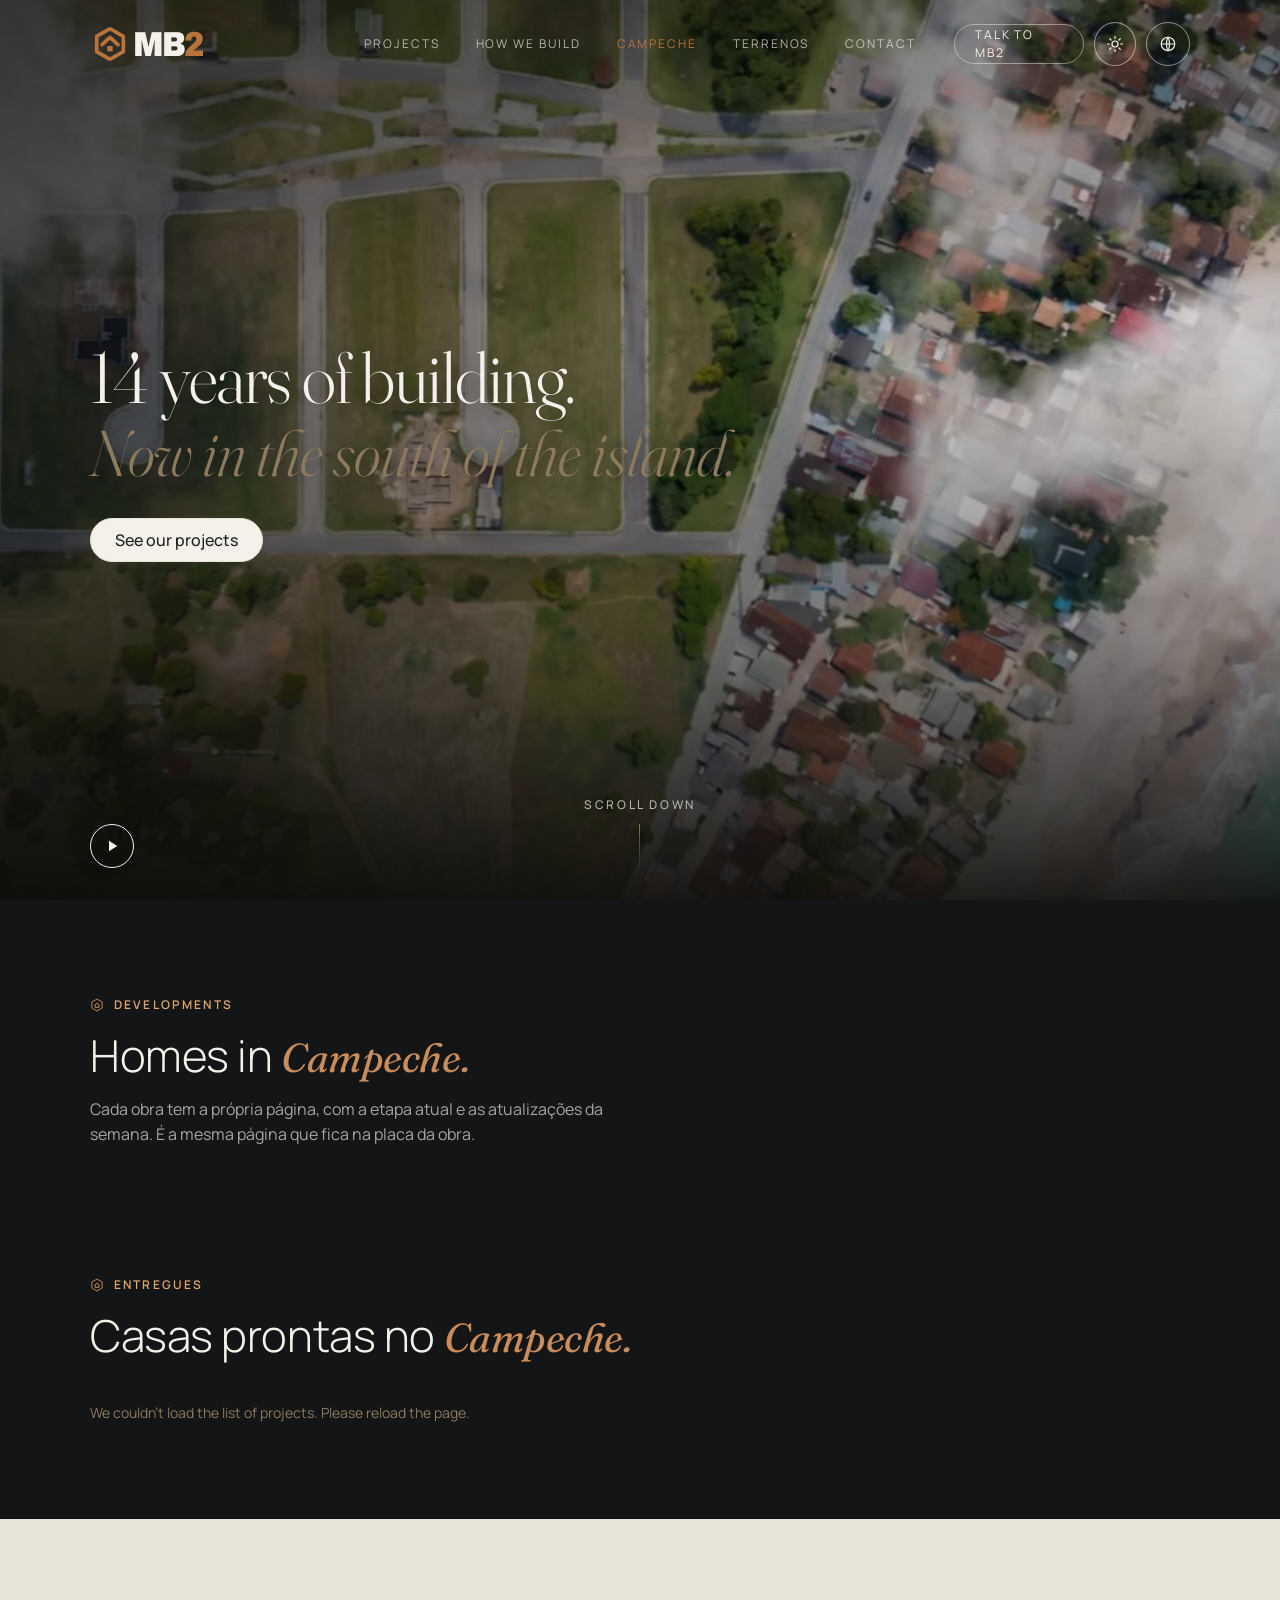
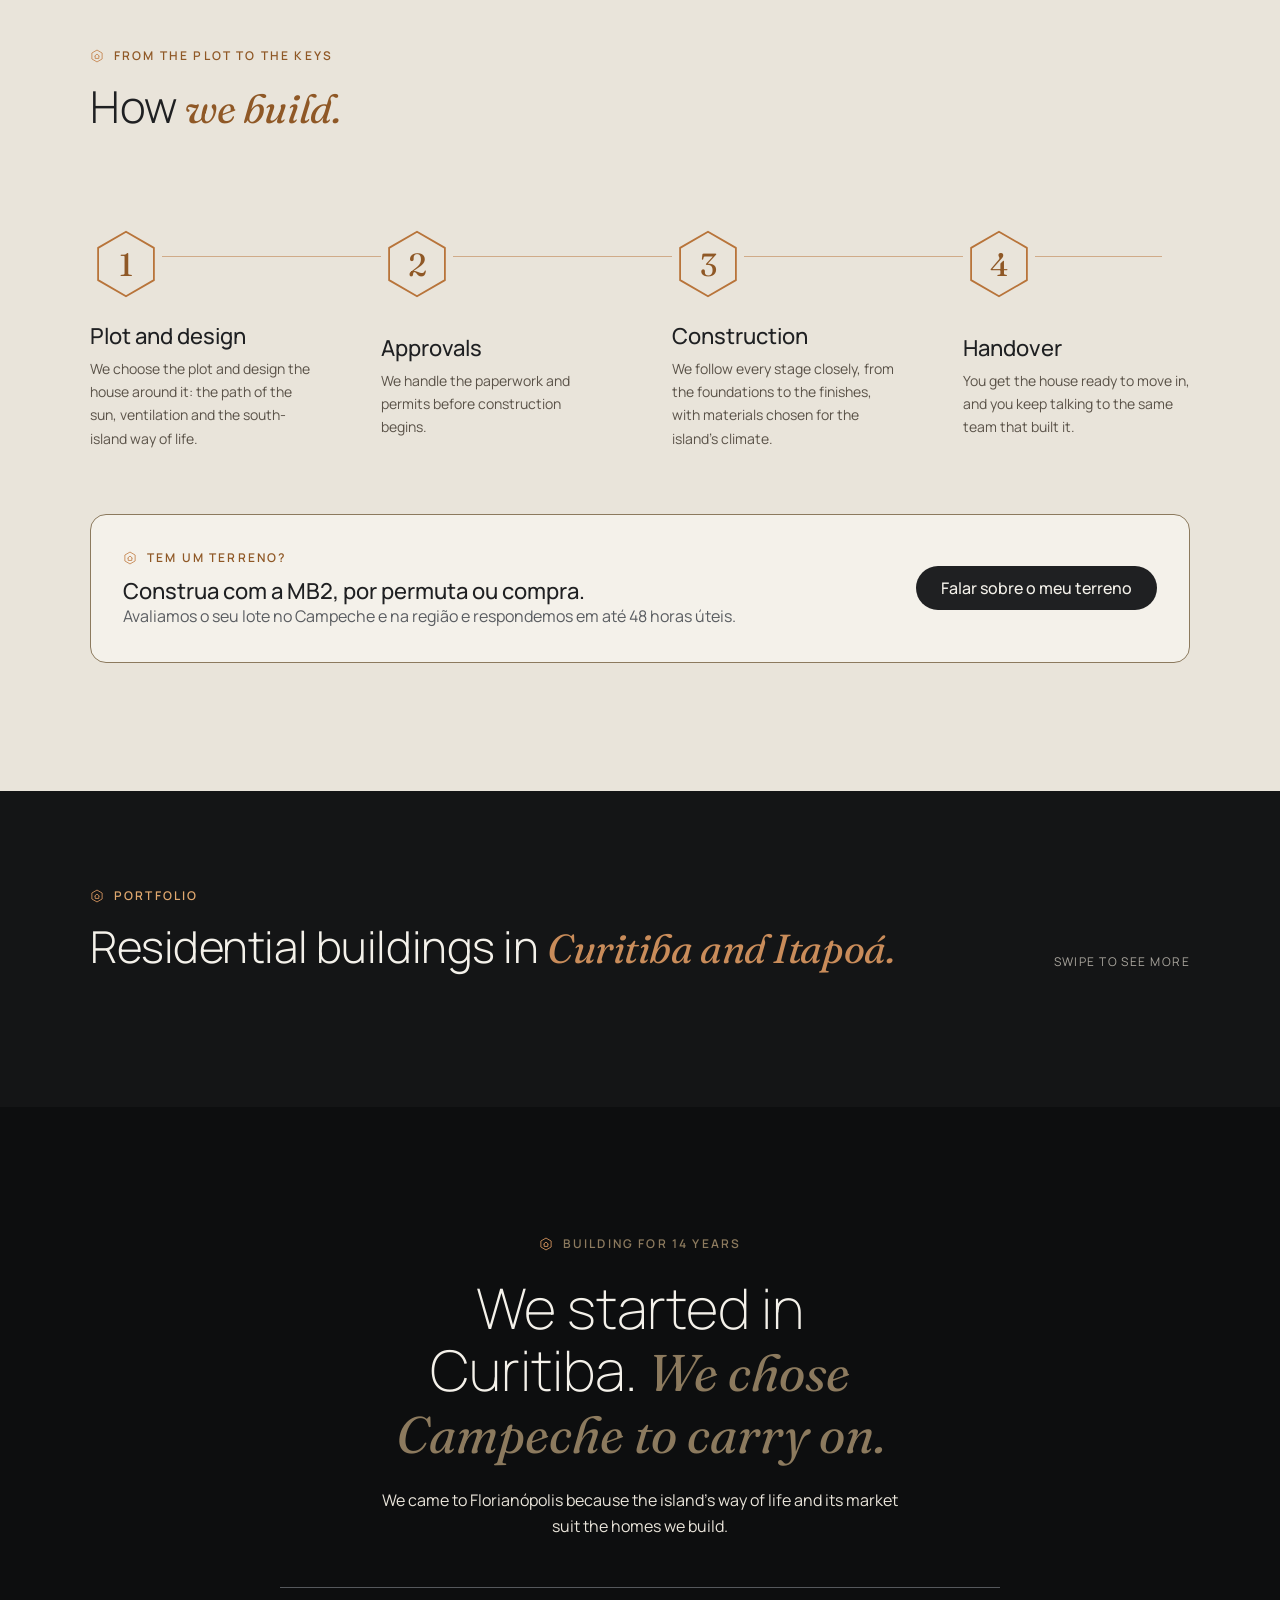
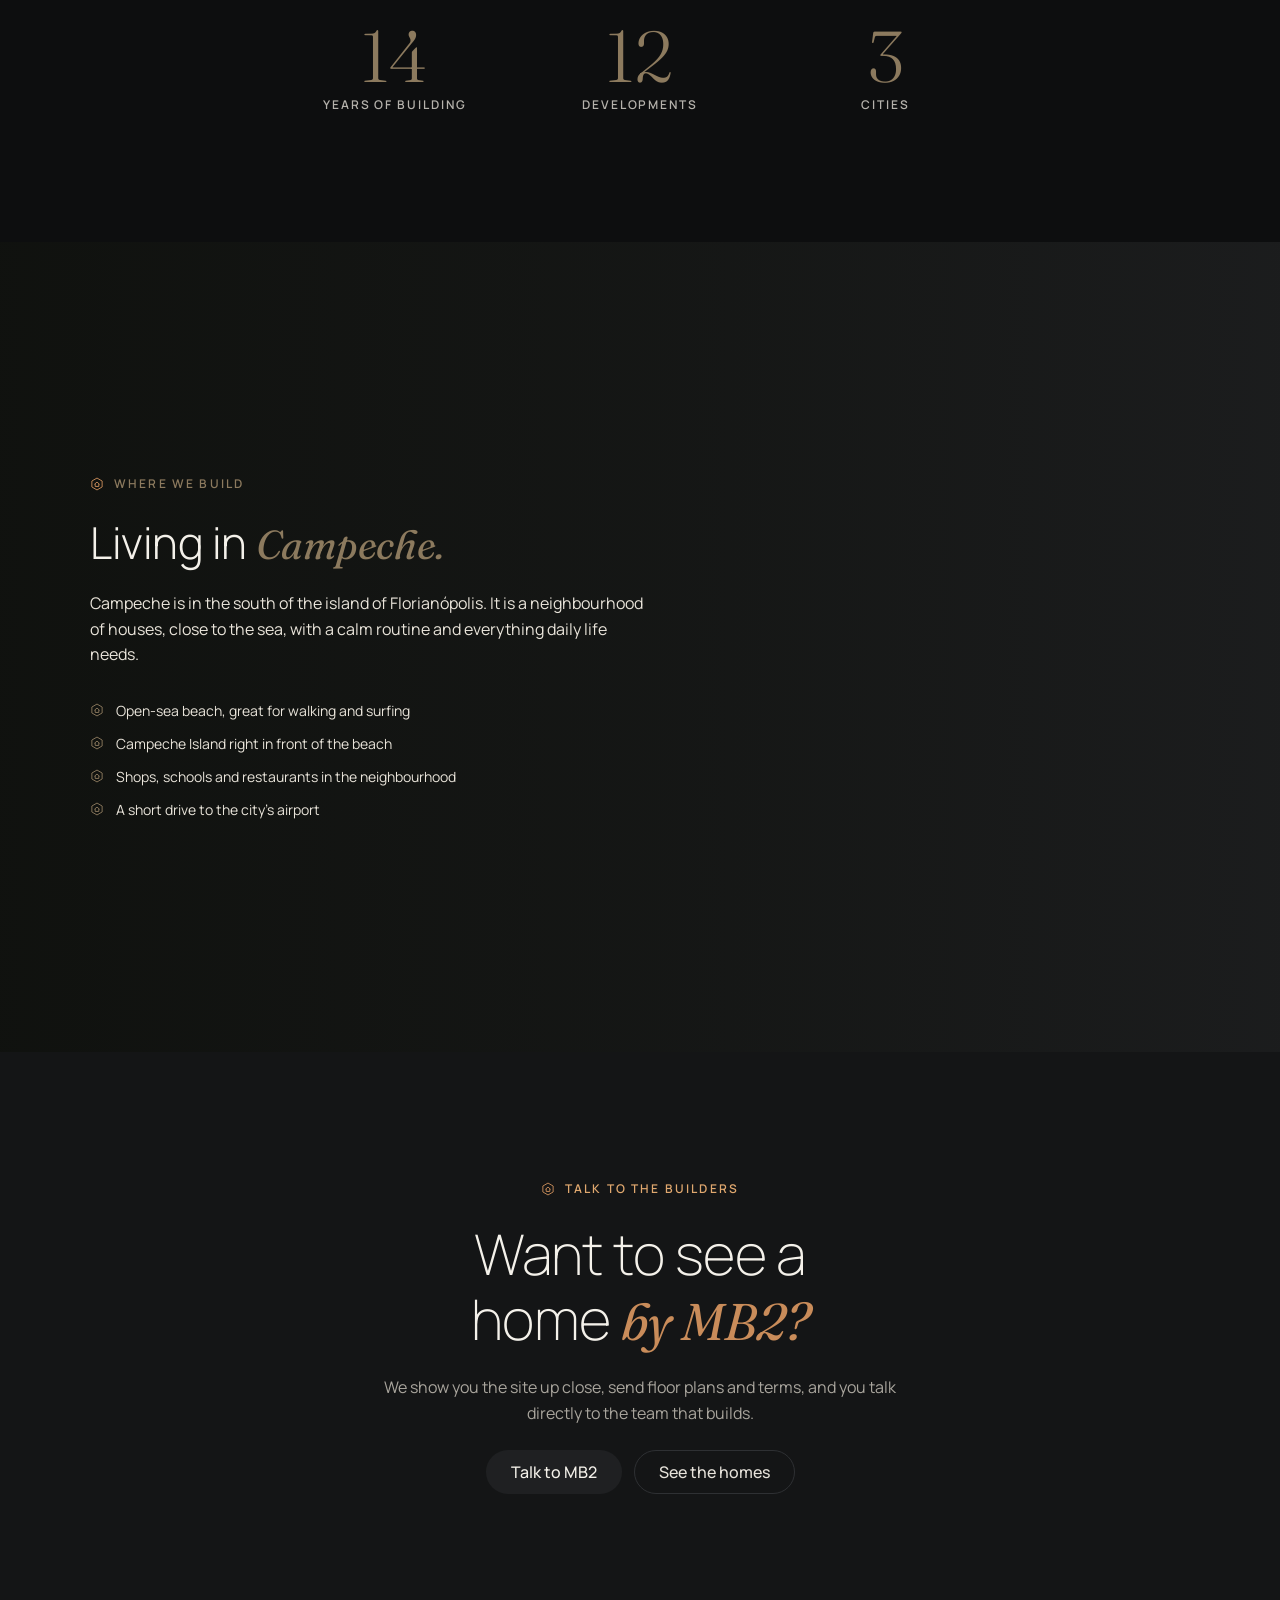
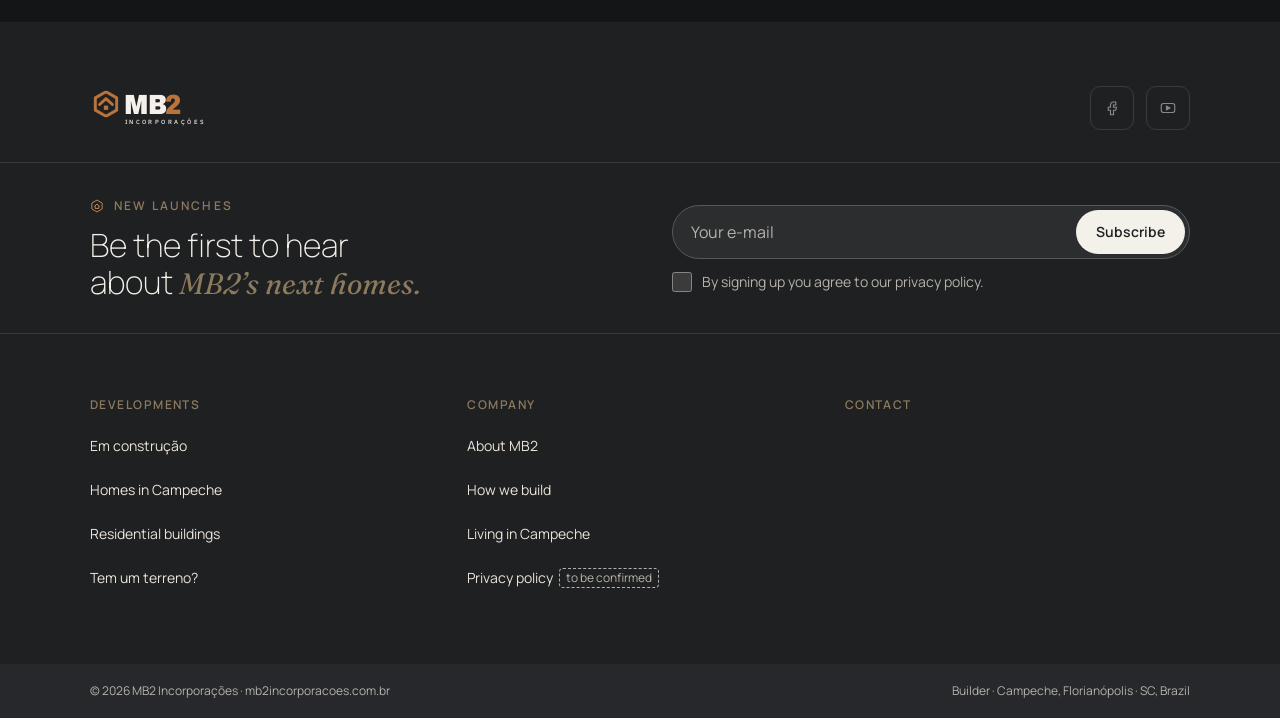
<file: index.html>
<!doctype html>
<html lang="pt-BR">
<head>
<meta charset="utf-8">
<meta name="viewport" content="width=device-width, initial-scale=1, viewport-fit=cover">
<title data-i18n="meta.titulo">MB2 Incorporações</title>
<meta name="description" data-i18n-attr="content:meta.desc" content="MB2 Incorporações: 14 anos construindo. Casas de alto padrão no Campeche, Sul da Ilha, Florianópolis.">
<meta name="claude:viewport-fit-sides" content="cover">
<link rel="preconnect" href="https://fonts.googleapis.com">
<link rel="preconnect" href="https://fonts.gstatic.com" crossorigin>
<link rel="stylesheet" href="https://fonts.googleapis.com/css2?family=Manrope:wght@200;300;400;500;600&family=Fraunces:ital,opsz,wght@0,9..144,300;0,9..144,400;0,9..144,500;1,9..144,300;1,9..144,400&family=Archivo:wdth,wght@87.5,900&family=IBM+Plex+Sans:wght@500&display=swap">
<!-- ?v= muda a cada publicação: o GitHub Pages deixa o navegador guardar CSS e JS por 10 min,
     e sem isso a página nova pode abrir com o estilo antigo -->
<link rel="stylesheet" href="css/estilo.css?v=2026-10-30a">
<script>
  // Aplica a escolha guardada antes de desenhar a página; sem escolha, segue o aparelho
  // Sem escolha guardada, o site abre no tema escuro (o botão do menu continua trocando)
  var t = "escuro";
  try { var g = localStorage.getItem("tema"); if (g === "escuro" || g === "claro") t = g; } catch (e) {}
  document.documentElement.setAttribute("data-theme", t === "escuro" ? "dark" : "light");
</script>
</head>
<body>

<svg width="0" height="0" style="position:absolute" aria-hidden="true">
  <symbol id="simbolo" viewBox="0 0 100 100"><polygon points="50,4 90,27 90,73 50,96 10,73 10,27" fill="none" stroke="currentColor" stroke-width="11" stroke-linejoin="round"/><polyline points="26,52 50,30 74,52" fill="none" stroke="currentColor" stroke-width="11" stroke-linejoin="round" stroke-linecap="round"/><rect x="42" y="56" width="16" height="16" fill="currentColor"/></symbol>
  <symbol id="hx" viewBox="0 0 24 24"><g fill="none" stroke="currentColor" stroke-width="1.6" stroke-linejoin="round"><path d="M12 1.8l8.8 5.1v10.2L12 22.2l-8.8-5.1V6.9z"/><path d="M7.6 12.6L12 8.6l4.4 4M8.9 11.6v4.6h6.2v-4.6"/></g></symbol>
  <symbol id="hx-o" viewBox="0 0 48 48"><path d="M24 2.5l18.6 10.75v21.5L24 45.5 5.4 34.75v-21.5z" fill="none" stroke="currentColor" stroke-width="1.2" stroke-linejoin="round"/></symbol>
  <symbol id="logo-mb2" viewBox="0 0 520 150">
    <use href="#simbolo" x="10" y="10" width="100" height="100" style="color:#B8743A"/>
    <text x="128" y="96" font-family="Archivo, 'Arial Black', sans-serif" font-weight="900" font-size="104" font-stretch="87.5%" fill="#F5F1EA" letter-spacing="-5">MB<tspan fill="#B8743A">2</tspan></text>
    <text x="130" y="134" font-family="'IBM Plex Sans', sans-serif" font-weight="500" font-size="21" fill="#F5F1EA" letter-spacing="9.2">INCORPORAÇÕES</text>
  </symbol>
  <!-- No menu só o símbolo e "MB2": a linha INCORPORAÇÕES ficaria com 6 px, ilegível -->
  <symbol id="logo-mb2-curto" viewBox="0 0 390 120">
    <use href="#simbolo" x="10" y="10" width="100" height="100" style="color:#B8743A"/>
    <text x="128" y="96" font-family="Archivo, 'Arial Black', sans-serif" font-weight="900" font-size="104" font-stretch="87.5%" fill="#F5F1EA" letter-spacing="-5">MB<tspan fill="#B8743A">2</tspan></text>
  </symbol>
</svg>

<header class="topo">
  <div class="wrap">
    <a class="logo" href="#inicio" aria-label="MB2 Incorporações, início" data-i18n-attr="aria-label:nav.logo"><svg viewBox="0 0 390 120" aria-hidden="true"><use href="#logo-mb2-curto"/></svg></a>
    <nav class="nav" aria-label="Principal" data-i18n-attr="aria-label:nav.principal">
      <a href="#obras" data-i18n="nav.obras">Obras</a>
      <a href="#como-construimos" data-i18n="nav.como">Processo</a>
      <a href="#campeche" data-i18n="nav.campeche">Campeche</a>
      <a href="terreno.html" data-i18n="nav.terreno">Terrenos</a>
      <a href="#contato" data-i18n="nav.contato">Contato</a>
    </nav>
    <div class="topo-acoes">
    <a class="fale-topo link-zap" href="#contato" data-i18n="nav.fale">Fale com a MB2</a>
    <button class="redondo tema-btn" id="tema-btn" type="button" aria-pressed="false" aria-label="Ativar tema escuro">
      <svg class="ic-lua" viewBox="0 0 24 24" fill="none" stroke="currentColor" stroke-width="1.6" stroke-linejoin="round"><path d="M20 14.5A8 8 0 0 1 9.5 4a8 8 0 1 0 10.5 10.5z"/></svg>
      <svg class="ic-sol" viewBox="0 0 24 24" fill="none" stroke="currentColor" stroke-width="1.6" stroke-linecap="round"><circle cx="12" cy="12" r="4"/><path d="M12 2v2.5M12 19.5V22M2 12h2.5M19.5 12H22M4.9 4.9l1.8 1.8M17.3 17.3l1.8 1.8M4.9 19.1l1.8-1.8M17.3 6.7l1.8-1.8"/></svg>
    </button>
    <div class="lang notranslate" id="lang">
      <button class="redondo lang-btn" id="langBtn" type="button" aria-haspopup="listbox" aria-expanded="false" aria-label="Escolher idioma" data-i18n-attr="aria-label:nav.idioma">
        <svg viewBox="0 0 24 24" fill="none" stroke="currentColor" stroke-width="1.6" aria-hidden="true"><circle cx="12" cy="12" r="9"/><path d="M3 12h18M12 3c2.5 2.7 2.5 15.3 0 18M12 3c-2.5 2.7-2.5 15.3 0 18"/></svg>
        <span class="sr-only" id="langCur">PT</span>
      </button>
      <ul class="lang-list" id="langList" role="listbox" hidden>
        <li data-lang="pt" role="option">Português</li>
        <li data-lang="en" role="option">English</li>
        <li data-lang="es" role="option">Español</li>
        <li data-lang="fr" role="option">Français</li>
      </ul>
    </div>
    <button class="redondo menu-btn" id="menu-btn" type="button" aria-expanded="false" aria-controls="menu-movel" aria-label="Abrir menu">
      <svg class="ic-abrir" viewBox="0 0 24 24" fill="none" stroke="currentColor" stroke-width="1.6"><path d="M4 7h16M4 12h16M4 17h16"/></svg>
      <svg class="ic-fechar" viewBox="0 0 24 24" fill="none" stroke="currentColor" stroke-width="1.6"><path d="M6 6l12 12M18 6L6 18"/></svg>
    </button>
    </div>
  </div>
</header>
<nav class="menu-movel" id="menu-movel" aria-label="Menu do celular" data-i18n-attr="aria-label:nav.menuMovel" hidden>
  <a href="#obras" data-i18n="nav.obras">Obras</a>
  <a href="#como-construimos" data-i18n="nav.comoLongo">Como construímos</a>
  <a href="#campeche" data-i18n="nav.campecheLongo">Viver no Campeche</a>
  <a href="terreno.html" data-i18n="nav.terrenoLongo">Tem um terreno?</a>
  <a href="#contato" data-i18n="nav.contato">Contato</a>
  <a class="btn btn-verde link-zap" href="#contato" data-i18n="nav.fale">Fale com a MB2</a>
</nav>

<main id="inicio">
  <h1 class="sr-only" data-i18n="h1">MB2 Incorporações · Casas de alto padrão no Sul da Ilha, Florianópolis</h1>

  <section class="hero" aria-label="Apresentação" data-i18n-attr="aria-label:hero.aria">
    <div id="hero-fotos"></div>
    <video class="hero-video" id="hero-video" muted loop playsinline preload="none" aria-hidden="true"></video>
    <div class="wrap hero-conteudo">
      <h2 data-i18n="hero.titulo">Engenharia robusta, acabamento premium. <em>Há 14 anos antecipando o futuro.</em></h2>
      <a class="btn btn-claro" id="hero-cta" href="#obras" data-i18n="hero.cta">Ver nossas obras</a>
    </div>
    <div class="wrap hero-base">
      <div class="hero-controles">
        <button class="redondo so-fotos" id="hero-prev" type="button" aria-label="Foto anterior" data-i18n-attr="aria-label:hero.fotoAnt"><svg viewBox="0 0 24 24" fill="none" stroke="currentColor" stroke-width="1.6"><path d="M15 6l-6 6 6 6"/></svg></button>
        <div class="tracos" id="hero-tracos"></div>
        <button class="redondo so-fotos" id="hero-next" type="button" aria-label="Próxima foto" data-i18n-attr="aria-label:hero.fotoProx"><svg viewBox="0 0 24 24" fill="none" stroke="currentColor" stroke-width="1.6"><path d="M9 6l6 6-6 6"/></svg></button>
        <button class="redondo hero-pausa" id="hero-pausa" type="button" aria-label="Pausar vídeo" data-i18n-attr="aria-label:hero.pausar" aria-pressed="false"><svg class="ic-pause" viewBox="0 0 24 24" fill="currentColor"><rect x="7" y="6" width="3" height="12"/><rect x="14" y="6" width="3" height="12"/></svg><svg class="ic-play" viewBox="0 0 24 24" fill="currentColor"><path d="M8 5v14l11-7z"/></svg></button>
      </div>
      <a class="hero-rolar" href="#obras"><span data-i18n="hero.rolar">Role para ver</span><i aria-hidden="true"></i></a>
      <div class="hero-cartao" hidden>
        <span class="chapeu" id="hero-cartao-titulo">Nossas casas</span>
        <small id="hero-legenda"></small>
      </div>
    </div>
  </section>

  <section class="secao wrap" id="obras">
    <header class="cabecalho obras-cabecalho">
      <span class="chapeu"><svg class="hx" aria-hidden="true"><use href="#hx"/></svg><span data-i18n="obras.chapeu">Em construção agora</span></span>
      <h2 class="titulo" data-i18n="obras.titulo">Obras em progresso no <em>Sul da Ilha.</em></h2>
      <p class="obras-texto" data-i18n="obras.texto">Cada obra tem a própria página, com a etapa atual e as atualizações da semana. É a mesma página que fica na placa da obra.</p>
    </header>
    <div class="grade grade-canteiros" id="grade-canteiros"></div>
    <header class="cabecalho entregues-cabecalho" id="entregues">
      <span class="chapeu"><svg class="hx" aria-hidden="true"><use href="#hx"/></svg><span data-i18n="entr.chapeu">Entregues</span></span>
      <h2 class="titulo" data-i18n="entr.titulo">Casas prontas no <em>Campeche.</em></h2>
    </header>
    <div class="grade grade-casas" id="grade"></div>
  </section>

  <section class="secao como" id="como-construimos">
    <div class="wrap">
    <header class="cabecalho">
      <span class="chapeu"><svg class="hx" aria-hidden="true"><use href="#hx"/></svg><span data-i18n="como.chapeu">Do terreno à chave</span></span>
      <h2 class="titulo" data-i18n="como.titulo">Como <em>construímos.</em></h2>
    </header>
    <ol class="etapas">
      <li class="etapa"><span class="numero"><svg aria-hidden="true"><use href="#hx-o"/></svg><b>1</b></span><div class="texto"><h3 data-i18n="como.1t">Terreno e projeto</h3><p data-i18n="como.1d">Escolhemos o lote e desenhamos a casa a partir dele: posição do sol, ventilação e o jeito de viver do Sul da Ilha.</p></div></li>
      <li class="etapa"><span class="numero"><svg aria-hidden="true"><use href="#hx-o"/></svg><b>2</b></span><div class="texto"><h3 data-i18n="como.2t">Aprovações</h3><p data-i18n="como.2d">Cuidamos da documentação e das licenças antes de abrir a obra.</p></div></li>
      <li class="etapa"><span class="numero"><svg aria-hidden="true"><use href="#hx-o"/></svg><b>3</b></span><div class="texto"><h3 data-i18n="como.3t">Obra</h3><p data-i18n="como.3d">Acompanhamos cada etapa de perto, da fundação ao acabamento, com materiais escolhidos para o clima da Ilha.</p></div></li>
      <li class="etapa"><span class="numero"><svg aria-hidden="true"><use href="#hx-o"/></svg><b>4</b></span><div class="texto"><h3 data-i18n="como.4t">Entrega</h3><p data-i18n="como.4d">Você recebe a casa pronta para morar e continua falando com a mesma equipe que construiu.</p></div></li>
    </ol>
    <aside class="terreno-chamada">
      <div>
        <span class="chapeu"><svg class="hx" aria-hidden="true"><use href="#hx"/></svg><span data-i18n="terr.chapeu">Tem um terreno?</span></span>
        <h3 data-i18n="terr.titulo">Construa com a MB2, por permuta ou compra.</h3>
        <p data-i18n="terr.p">Avaliamos o seu lote no Campeche e na região e respondemos em até 48 horas úteis.</p>
      </div>
      <a class="btn btn-escuro" href="terreno.html" data-i18n="terr.cta">Falar sobre o meu terreno</a>
    </aside>
    </div>
  </section>

  <section class="secao wrap portfolio-secao">
    <header class="cabecalho portfolio-cabecalho" id="portfolio">
      <span class="chapeu"><svg class="hx" aria-hidden="true"><use href="#hx"/></svg><span data-i18n="port.chapeu">Portfólio</span></span>
      <h2 class="titulo" data-i18n="port.titulo">Residenciais em <em>Curitiba e Itapoá.</em></h2>
      <p class="portfolio-dica" aria-hidden="true" data-i18n="port.dica">Arraste para ver</p>
    </header>
    <div class="faixa" id="faixa-residenciais" aria-label="Residenciais entregues" data-i18n-attr="aria-label:port.aria"></div>
  </section>



  <section class="secao historia" id="sobre" aria-label="Sobre a MB2" data-i18n-attr="aria-label:hist.aria">
    <div class="wrap historia-texto">
      <span class="chapeu"><svg class="hx" aria-hidden="true"><use href="#hx"/></svg><span data-i18n="hist.chapeu">Construtora há 14 anos</span></span>
      <h2 data-i18n="hist.titulo">Começamos em Curitiba. <em class="italico">Escolhemos o Campeche para continuar.</em></h2>
      <p data-i18n="hist.p">Viemos para Florianópolis porque o jeito de viver da Ilha e o mercado daqui combinam com as casas que fazemos.</p>
      <dl class="numeros">
        <div><dt>14</dt><dd data-i18n="num.anos">anos construindo</dd></div>
        <div><dt>12</dt><dd data-i18n="num.emp">empreendimentos</dd></div>
        <div><dt>3</dt><dd data-i18n="num.cidades">cidades</dd></div>
      </dl>
    </div>
  </section>

  <section class="campeche" id="campeche">
    <div class="campeche-foto" id="campeche-foto"></div>
    <div class="wrap">
      <div class="campeche-texto">
        <span class="chapeu"><svg class="hx" aria-hidden="true"><use href="#hx"/></svg><span data-i18n="camp.chapeu">Onde construímos</span></span>
        <h2 class="titulo" data-i18n="camp.titulo">Viver no <em>Campeche.</em></h2>
        <p data-i18n="camp.p">O Campeche fica no Sul da Ilha, em Florianópolis. É um bairro de casas, perto do mar, com rotina tranquila e tudo o que o dia a dia pede.</p>
        <ul class="lista-bairro">
          <li><svg class="hx" aria-hidden="true"><use href="#hx"/></svg><span data-i18n="camp.l1">Praia de mar aberto, boa para caminhar e surfar</span></li>
          <li><svg class="hx" aria-hidden="true"><use href="#hx"/></svg><span data-i18n="camp.l2">A Ilha do Campeche bem em frente à praia</span></li>
          <li><svg class="hx" aria-hidden="true"><use href="#hx"/></svg><span data-i18n="camp.l3">Comércio, escolas e restaurantes no próprio bairro</span></li>
          <li><svg class="hx" aria-hidden="true"><use href="#hx"/></svg><span data-i18n="camp.l4">Caminho curto até o aeroporto da cidade</span></li>
        </ul>
      </div>
    </div>
  </section>

  <!-- Seção oculta (pedido de Gabriel, 27/10/2026). O contato fica na chamada final logo abaixo, que é o destino de #contato. -->
  <section class="secao contato" id="contato-secao" hidden>
    <div class="wrap">
      <span class="chapeu"><svg class="hx" aria-hidden="true"><use href="#hx"/></svg><span data-i18n="cont.chapeu">Fale com quem constrói</span></span>
      <h2 data-i18n="cont.titulo">Quer conhecer uma casa da MB2? <em class="italico">A gente mostra a obra de perto.</em></h2>
      <ul class="canais">
        <li><span class="icone"><svg viewBox="0 0 24 24" fill="none" stroke-width="1.4"><path d="M4 5h16v11H8l-4 4z"/></svg></span><div><h3 data-i18n="cont.1t">Conversa direta</h3><p data-i18n="cont.1d">Sem intermediário. Quem responde suas dúvidas sobre projeto, obra e condições é a equipe da MB2.</p></div></li>
        <li><span class="icone"><svg viewBox="0 0 24 24" fill="none" stroke-width="1.4"><path d="M4 4h10l6 6v10H4z"/><path d="M14 4v6h6"/></svg></span><div><h3 data-i18n="cont.2t">Plantas e condições</h3><p data-i18n="cont.2d">Mandamos plantas, imagens e as condições da casa que chamou sua atenção.</p></div></li>
        <li><span class="icone"><svg viewBox="0 0 24 24" fill="none" stroke-width="1.4"><rect x="4" y="5" width="16" height="15" rx="1"/><path d="M4 10h16M9 3v4M15 3v4"/></svg></span><div><h3 data-i18n="cont.3t">Visita à obra</h3><p data-i18n="cont.3d">Marque um horário para ver a obra ou a casa pronta no Campeche.</p></div></li>
      </ul>
      <p class="contato-dados" id="dados-contato"></p>
      <div class="contato-botoes">
        <a class="btn btn-verde link-zap" href="#contato" data-i18n="cont.chamar">Chamar a MB2</a>
        <a class="btn btn-claro" href="#contato" data-i18n="cont.agendar">Agendar visita</a>
      </div>
    </div>
  </section>

  <section class="secao chamada" id="contato" aria-label="Fale com a MB2" data-i18n-attr="aria-label:nav.fale">
    <div class="wrap">
      <span class="chapeu"><svg class="hx" aria-hidden="true"><use href="#hx"/></svg><span data-i18n="cont.chapeu">Fale com quem constrói</span></span>
      <h2 class="titulo" data-i18n="cham.titulo">Quer conhecer uma casa <em>da MB2?</em></h2>
      <p data-i18n="cham.p">A gente mostra a obra de perto, manda plantas e condições, e quem responde é a equipe que constrói.</p>
      <div class="chamada-botoes">
        <a class="btn btn-escuro link-zap" href="#contato" data-i18n="nav.fale">Fale com a MB2</a>
        <a class="btn btn-contorno" href="#obras" data-i18n="cham.casas">Ver as casas</a>
      </div>
      <p class="chamada-dados" id="chamada-dados"></p>
    </div>
  </section>
</main>

<a class="zap-fixo link-zap" id="zap-fixo" href="#contato"><svg viewBox="0 0 24 24" fill="none" stroke="currentColor" stroke-width="1.6"><path d="M4 5h16v11H8l-4 4z"/></svg><span id="zap-texto" data-i18n="zap.texto">Falar com a MB2</span></a>

<footer class="rodape" id="rodape">
  <div class="wrap rodape-topo">
    <a class="logo" href="#inicio" aria-label="MB2 Incorporações" data-i18n-attr="aria-label:rod.logo"><svg viewBox="0 0 520 150" aria-hidden="true"><use href="#logo-mb2"/></svg></a>
    <div class="sociais" aria-label="Redes sociais" data-i18n-attr="aria-label:rod.sociais">
      <a id="instagram" href="#" aria-label="Instagram da MB2" data-i18n-attr="aria-label:rod.instagram" target="_blank" rel="noopener" hidden><svg viewBox="0 0 24 24" fill="none" stroke="currentColor" stroke-width="1.5"><rect x="4" y="4" width="16" height="16" rx="5"/><circle cx="12" cy="12" r="3.5"/><circle cx="17" cy="7" r=".6" fill="currentColor"/></svg></a>
      <span title="Facebook: a confirmar" data-i18n-attr="title:rod.facebook"><svg viewBox="0 0 24 24" fill="none" stroke="currentColor" stroke-width="1.5"><path d="M14 8h3V4h-3a4 4 0 0 0-4 4v3H7v4h3v6h4v-6h3l1-4h-4V8z"/></svg></span>
      <span title="YouTube: a confirmar" data-i18n-attr="title:rod.youtube"><svg viewBox="0 0 24 24" fill="none" stroke="currentColor" stroke-width="1.5"><rect x="3" y="6" width="18" height="12" rx="3"/><path d="M10 9.5v5l4.5-2.5z" fill="currentColor"/></svg></span>
    </div>
  </div>
    <div class="lancamentos" aria-label="Lançamentos" data-i18n-attr="aria-label:lanc.aria">
      <div class="wrap">
        <div>
          <span class="chapeu"><svg class="hx" aria-hidden="true"><use href="#hx"/></svg><span data-i18n="lanc.chapeu">Lançamentos</span></span>
          <h2 data-i18n="lanc.titulo">Saiba antes das <em class="italico">próximas casas da MB2.</em></h2>
        </div>
        <form id="form-lancamentos" novalidate>
          <label class="sr-only" for="email" data-i18n="lanc.email">Seu e-mail</label>
          <div class="campo">
            <input id="email" type="email" placeholder="Seu e-mail" data-i18n-attr="placeholder:lanc.email" autocomplete="email">
            <button type="submit" data-i18n="lanc.inscrever">Inscrever</button>
          </div>
          <label class="consentimento"><input id="consentimento" type="checkbox"> <span data-i18n="lanc.consent">Ao se cadastrar você concorda com a nossa política de privacidade.</span></label>
          <p class="aviso" id="aviso-lancamentos" hidden></p>
        </form>
      </div>
    </div>
  <div class="wrap rodape-colunas">
    <div>
      <h4 data-i18n="rod.emp">Empreendimentos</h4>
      <ul>
        <li><a href="#obras" data-i18n="rod.construcao">Em construção</a></li>
        <li><a href="#entregues" data-i18n="rod.casas">Casas no Campeche</a></li>
        <li><a href="#portfolio" data-i18n="rod.resid">Residenciais</a></li>
        <li><a href="terreno.html" data-i18n="nav.terrenoLongo">Tem um terreno?</a></li>
              </ul>
    </div>
    <div>
      <h4 data-i18n="rod.inst">Institucional</h4>
      <ul>
        <li><a href="#sobre" data-i18n="rod.sobre">Sobre a MB2</a></li>
        <li><a href="#como-construimos" data-i18n="rod.como">Como construímos</a></li>
        <li><a href="#campeche" data-i18n="rod.campeche">Viver no Campeche</a></li>
        <li><span data-i18n="rod.privacidade">Política de privacidade</span> <span class="pendente" data-i18n="pendente">a confirmar</span></li>
      </ul>
    </div>
    <div>
      <h4 data-i18n="rod.contato">Contato</h4>
      <ul id="rodape-contato"></ul>
    </div>
  </div>
  <div class="rodape-base">
    <div class="wrap">
      <span>© 2026 MB2 Incorporações · mb2incorporacoes.com.br</span>
      <span data-i18n="rod.base">Construtora · Campeche, Florianópolis · SC</span>
    </div>
  </div>
</footer>

<!-- Tradução: sem defer e antes do site.js (ver js/i18n.js) -->
<script src="js/i18n.js?v=2026-10-30a"></script>
<script src="js/base.js?v=2026-10-30a"></script>
<script src="js/site.js?v=2026-10-30a"></script>
</body>
</html>
</file>
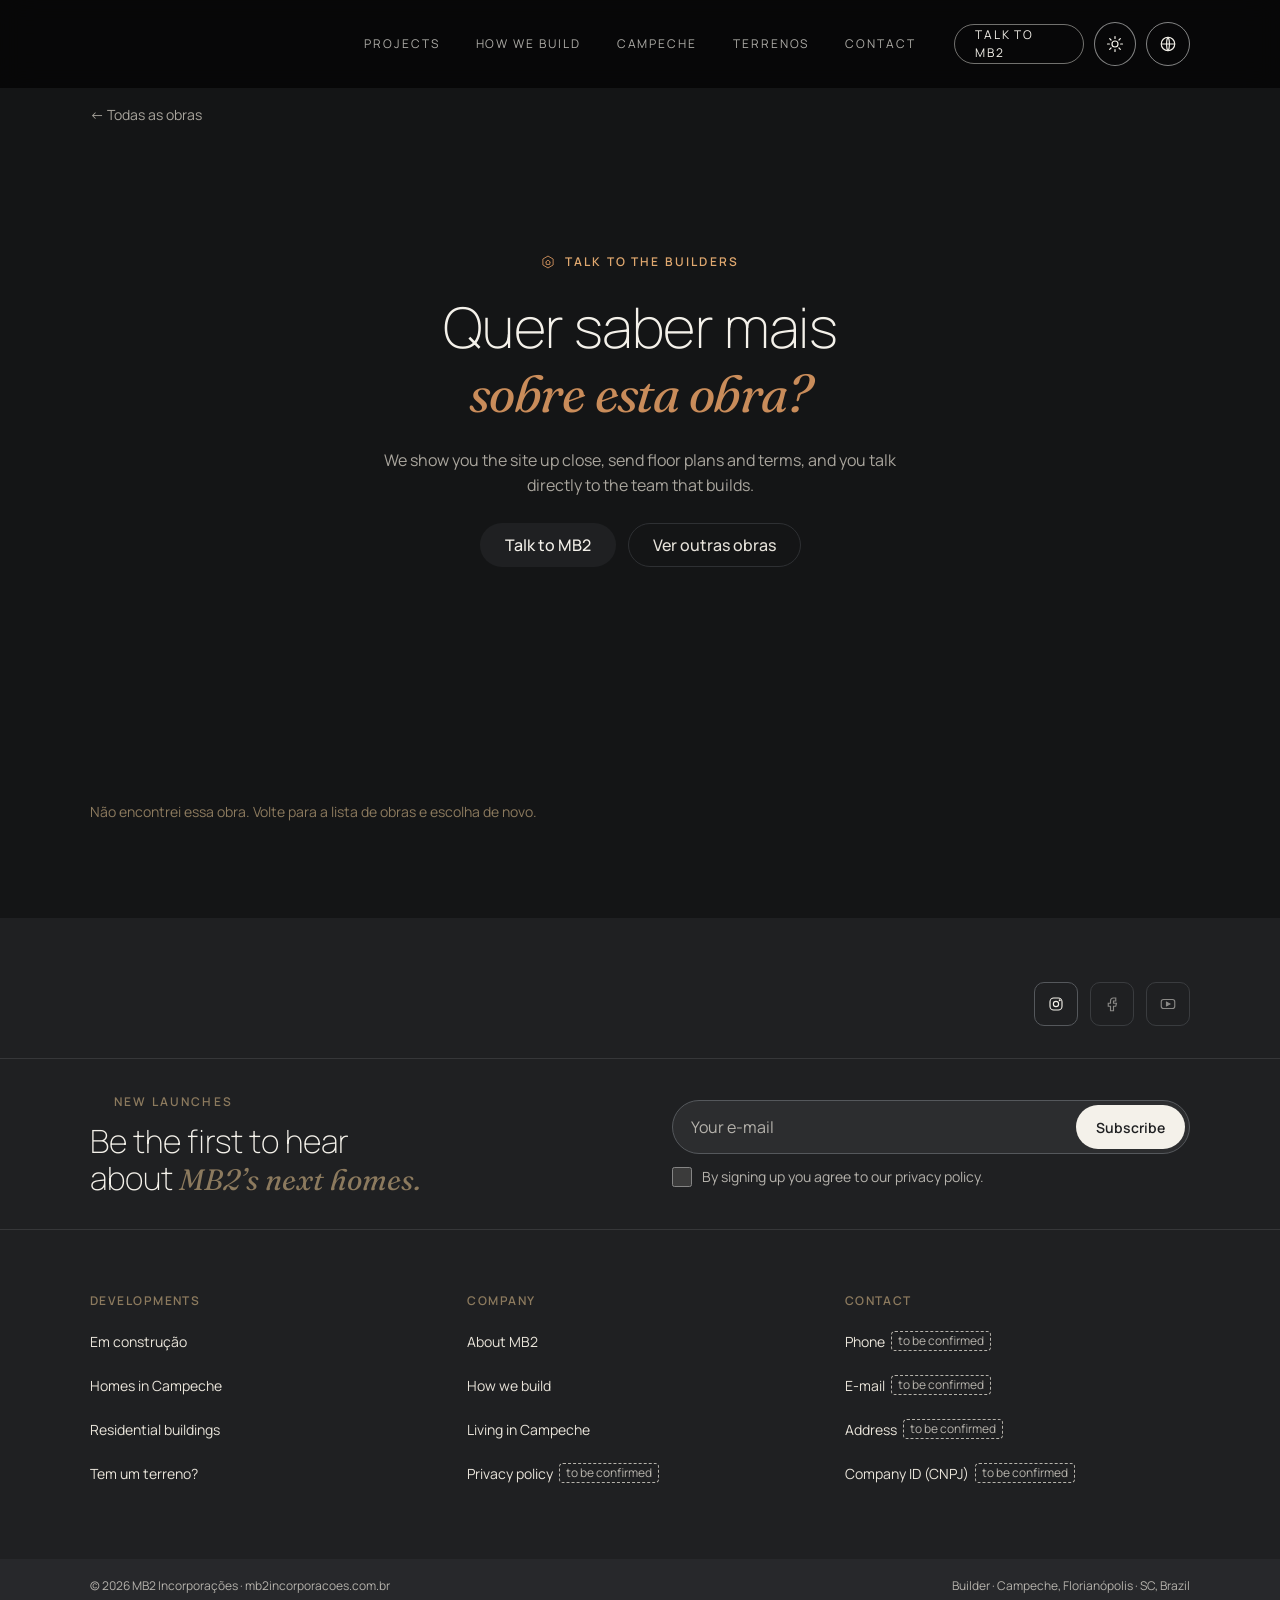
<file: obra.html>
<!doctype html>
<html lang="pt-BR">
<head>
<meta charset="utf-8">
<meta name="viewport" content="width=device-width, initial-scale=1, viewport-fit=cover">
<title data-i18n="obra.metaTitulo">Obra · MB2 Incorporações</title>
<meta name="description" data-i18n-attr="content:obra.metaDesc" content="Andamento da obra, etapa atual e fotos semanais. MB2 Incorporações, Campeche, Florianópolis.">
<meta name="claude:viewport-fit-sides" content="cover">
<link rel="preconnect" href="https://fonts.googleapis.com">
<link rel="preconnect" href="https://fonts.gstatic.com" crossorigin>
<link rel="stylesheet" href="https://fonts.googleapis.com/css2?family=Manrope:wght@200;300;400;500;600&family=Fraunces:ital,opsz,wght@0,9..144,300;0,9..144,400;0,9..144,500;1,9..144,300;1,9..144,400&family=Archivo:wdth,wght@87.5,900&family=IBM+Plex+Sans:wght@500&display=swap">
<!-- ?v= muda a cada publicação: o GitHub Pages deixa o navegador guardar CSS e JS por 10 min,
     e sem isso a página nova pode abrir com o estilo antigo -->
<link rel="stylesheet" href="css/estilo.css?v=2026-10-30a">
<script>
  // Aplica a escolha guardada antes de desenhar a página; sem escolha, segue o aparelho
  // Sem escolha guardada, o site abre no tema escuro (o botão do menu continua trocando)
  var t = "escuro";
  try { var g = localStorage.getItem("tema"); if (g === "escuro" || g === "claro") t = g; } catch (e) {}
  document.documentElement.setAttribute("data-theme", t === "escuro" ? "dark" : "light");
</script>
</head>
<body class="pagina-interna">

<svg width="0" height="0" style="position:absolute" aria-hidden="true">
  <symbol id="simbolo" viewBox="0 0 100 100"><polygon points="50,4 90,27 90,73 50,96 10,73 10,27" fill="none" stroke="currentColor" stroke-width="11" stroke-linejoin="round"/><polyline points="26,52 50,30 74,52" fill="none" stroke="currentColor" stroke-width="11" stroke-linejoin="round" stroke-linecap="round"/><rect x="42" y="56" width="16" height="16" fill="currentColor"/></symbol>
  <symbol id="hx" viewBox="0 0 24 24"><g fill="none" stroke="currentColor" stroke-width="1.6" stroke-linejoin="round"><path d="M12 1.8l8.8 5.1v10.2L12 22.2l-8.8-5.1V6.9z"/><path d="M7.6 12.6L12 8.6l4.4 4M8.9 11.6v4.6h6.2v-4.6"/></g></symbol>
  <symbol id="hx-o" viewBox="0 0 48 48"><path d="M24 2.5l18.6 10.75v21.5L24 45.5 5.4 34.75v-21.5z" fill="none" stroke="currentColor" stroke-width="1.2" stroke-linejoin="round"/></symbol>
  <symbol id="logo-mb2" viewBox="0 0 520 150">
    <use href="index.html#simbolo" x="10" y="10" width="100" height="100" style="color:#B8743A"/>
    <text x="128" y="96" font-family="Archivo, 'Arial Black', sans-serif" font-weight="900" font-size="104" font-stretch="87.5%" fill="#F5F1EA" letter-spacing="-5">MB<tspan fill="#B8743A">2</tspan></text>
    <text x="130" y="134" font-family="'IBM Plex Sans', sans-serif" font-weight="500" font-size="21" fill="#F5F1EA" letter-spacing="9.2">INCORPORAÇÕES</text>
  </symbol>
  <!-- No menu só o símbolo e "MB2": a linha INCORPORAÇÕES ficaria com 6 px, ilegível -->
  <symbol id="logo-mb2-curto" viewBox="0 0 390 120">
    <use href="index.html#simbolo" x="10" y="10" width="100" height="100" style="color:#B8743A"/>
    <text x="128" y="96" font-family="Archivo, 'Arial Black', sans-serif" font-weight="900" font-size="104" font-stretch="87.5%" fill="#F5F1EA" letter-spacing="-5">MB<tspan fill="#B8743A">2</tspan></text>
  </symbol>
</svg>

<header class="topo">
  <div class="wrap">
    <a class="logo" href="index.html#inicio" aria-label="MB2 Incorporações, início" data-i18n-attr="aria-label:nav.logo"><svg viewBox="0 0 390 120" aria-hidden="true"><use href="index.html#logo-mb2-curto"/></svg></a>
    <nav class="nav" aria-label="Principal" data-i18n-attr="aria-label:nav.principal">
      <a href="index.html#obras" data-i18n="nav.obras">Obras</a>
      <a href="index.html#como-construimos" data-i18n="nav.como">Processo</a>
      <a href="index.html#campeche" data-i18n="nav.campeche">Campeche</a>
      <a href="terreno.html" data-i18n="nav.terreno">Terrenos</a>
      <a href="index.html#contato" data-i18n="nav.contato">Contato</a>
    </nav>
    <div class="topo-acoes">
    <a class="fale-topo link-zap" href="index.html#contato" data-i18n="nav.fale">Fale com a MB2</a>
    <button class="redondo tema-btn" id="tema-btn" type="button" aria-pressed="false" aria-label="Ativar tema escuro">
      <svg class="ic-lua" viewBox="0 0 24 24" fill="none" stroke="currentColor" stroke-width="1.6" stroke-linejoin="round"><path d="M20 14.5A8 8 0 0 1 9.5 4a8 8 0 1 0 10.5 10.5z"/></svg>
      <svg class="ic-sol" viewBox="0 0 24 24" fill="none" stroke="currentColor" stroke-width="1.6" stroke-linecap="round"><circle cx="12" cy="12" r="4"/><path d="M12 2v2.5M12 19.5V22M2 12h2.5M19.5 12H22M4.9 4.9l1.8 1.8M17.3 17.3l1.8 1.8M4.9 19.1l1.8-1.8M17.3 6.7l1.8-1.8"/></svg>
    </button>
    <div class="lang notranslate" id="lang">
      <button class="redondo lang-btn" id="langBtn" type="button" aria-haspopup="listbox" aria-expanded="false" aria-label="Escolher idioma" data-i18n-attr="aria-label:nav.idioma">
        <svg viewBox="0 0 24 24" fill="none" stroke="currentColor" stroke-width="1.6" aria-hidden="true"><circle cx="12" cy="12" r="9"/><path d="M3 12h18M12 3c2.5 2.7 2.5 15.3 0 18M12 3c-2.5 2.7-2.5 15.3 0 18"/></svg>
        <span class="sr-only" id="langCur">PT</span>
      </button>
      <ul class="lang-list" id="langList" role="listbox" hidden>
        <li data-lang="pt" role="option">Português</li>
        <li data-lang="en" role="option">English</li>
        <li data-lang="es" role="option">Español</li>
        <li data-lang="fr" role="option">Français</li>
      </ul>
    </div>
    <button class="redondo menu-btn" id="menu-btn" type="button" aria-expanded="false" aria-controls="menu-movel" aria-label="Abrir menu">
      <svg class="ic-abrir" viewBox="0 0 24 24" fill="none" stroke="currentColor" stroke-width="1.6"><path d="M4 7h16M4 12h16M4 17h16"/></svg>
      <svg class="ic-fechar" viewBox="0 0 24 24" fill="none" stroke="currentColor" stroke-width="1.6"><path d="M6 6l12 12M18 6L6 18"/></svg>
    </button>
    </div>
  </div>
</header>
<nav class="menu-movel" id="menu-movel" aria-label="Menu do celular" data-i18n-attr="aria-label:nav.menuMovel" hidden>
  <a href="index.html#obras" data-i18n="nav.obras">Obras</a>
  <a href="index.html#como-construimos" data-i18n="nav.comoLongo">Como construímos</a>
  <a href="index.html#campeche" data-i18n="nav.campecheLongo">Viver no Campeche</a>
  <a href="terreno.html" data-i18n="nav.terrenoLongo">Tem um terreno?</a>
  <a href="index.html#contato" data-i18n="nav.contato">Contato</a>
  <a class="btn btn-verde link-zap" href="index.html#contato" data-i18n="nav.fale">Fale com a MB2</a>
</nav>

<main class="pagina-obra" id="inicio">
  <nav class="wrap migalhas" aria-label="Você está em" data-i18n-attr="aria-label:obra.migalhasAria">
    <a href="index.html#obras" data-i18n="obra.voltar">Todas as obras</a>
  </nav>

  <section class="obra-topo wrap" id="obra-topo">
    <div class="obra-foto" id="obra-foto"></div>
    <div class="obra-resumo">
      <span class="chapeu" id="obra-chapeu"></span>
      <h1 class="titulo" id="obra-nome"></h1>
      <p class="obra-local" id="obra-local"></p>
      <div class="etiquetas" id="obra-etiquetas"></div>
      <div class="obra-botoes">
        <a class="btn btn-verde link-zap" id="obra-zap" href="index.html#contato" data-zap-msg="zap.msgObra" data-zap-pt="Olá! Vi a obra {obra} no site da MB2 e quero saber mais."><span data-i18n="obra.cta">Falar sobre esta obra</span></a>
        <a class="btn btn-contorno" href="#atualizacoes" id="obra-ir-atualizacoes" data-i18n="obra.verAtualizacoes">Ver o andamento</a>
      </div>
    </div>
  </section>

  <section class="secao wrap obra-andamento" id="atualizacoes" hidden>
    <header class="cabecalho">
      <span class="chapeu"><svg class="hx" aria-hidden="true"><use href="#hx"/></svg><span data-i18n="obra.andamentoChapeu">Andamento da obra</span></span>
      <h2 class="titulo" data-i18n="obra.andamentoTitulo">Semana a semana, <em>do terreno à chave.</em></h2>
      <p class="obra-andamento-texto" data-i18n="obra.andamentoTexto">Quem comprou acompanha por aqui. Quem está decidindo vê como a MB2 constrói.</p>
    </header>
    <ol class="etapas-barra" id="etapas-barra" aria-label="Etapas da obra" data-i18n-attr="aria-label:obra.etapasAria"></ol>
    <ol class="linha-tempo" id="linha-tempo"></ol>
    <p class="obra-vazio" id="obra-vazio" hidden data-i18n="obra.semAtualizacao">A obra acabou de começar. A primeira atualização entra aqui na próxima semana.</p>
  </section>

  <section class="secao wrap obra-video" id="obra-video" hidden>
    <header class="cabecalho">
      <span class="chapeu"><svg class="hx" aria-hidden="true"><use href="#hx"/></svg><span data-i18n="obra.videoChapeu">Em vídeo</span></span>
    </header>
    <video id="obra-video-player" controls playsinline preload="metadata"></video>
  </section>

  <section class="secao wrap obra-galeria" id="obra-galeria" hidden>
    <header class="cabecalho">
      <span class="chapeu"><svg class="hx" aria-hidden="true"><use href="#hx"/></svg><span data-i18n="obra.galeriaChapeu">Fotos</span></span>
    </header>
    <div class="galeria" id="galeria"></div>
  </section>

  <section class="secao chamada" id="contato" aria-label="Fale com a MB2" data-i18n-attr="aria-label:nav.fale">
    <div class="wrap">
      <span class="chapeu"><svg class="hx" aria-hidden="true"><use href="#hx"/></svg><span data-i18n="cont.chapeu">Fale com quem constrói</span></span>
      <h2 class="titulo" id="obra-chamada-titulo" data-i18n="obra.chamadaTitulo">Quer saber mais <em>sobre esta obra?</em></h2>
      <p data-i18n="cham.p">A gente mostra a obra de perto, manda plantas e condições, e quem responde é a equipe que constrói.</p>
      <div class="chamada-botoes">
        <a class="btn btn-escuro link-zap" href="index.html#contato" data-zap-msg="zap.msgObra" data-zap-pt="Olá! Vi a obra {obra} no site da MB2 e quero saber mais." data-i18n="nav.fale">Fale com a MB2</a>
        <a class="btn btn-contorno" href="index.html#obras" data-i18n="obra.outras">Ver outras obras</a>
      </div>
      <p class="chamada-dados" id="chamada-dados"></p>
    </div>
  </section>

  <p class="wrap aviso obra-nao-encontrada" id="obra-nao-encontrada" hidden data-i18n="obra.naoEncontrada">Não encontrei essa obra. Volte para a lista de obras e escolha de novo.</p>
</main>

<a class="zap-fixo link-zap" id="zap-fixo" href="index.html#contato"><svg viewBox="0 0 24 24" fill="none" stroke="currentColor" stroke-width="1.6"><path d="M4 5h16v11H8l-4 4z"/></svg><span id="zap-texto" data-i18n="zap.texto">Falar com a MB2</span></a>

<footer class="rodape" id="rodape">
  <div class="wrap rodape-topo">
    <a class="logo" href="index.html#inicio" aria-label="MB2 Incorporações" data-i18n-attr="aria-label:rod.logo"><svg viewBox="0 0 520 150" aria-hidden="true"><use href="index.html#logo-mb2"/></svg></a>
    <div class="sociais" aria-label="Redes sociais" data-i18n-attr="aria-label:rod.sociais">
      <a id="instagram" href="index.html#" aria-label="Instagram da MB2" data-i18n-attr="aria-label:rod.instagram" target="_blank" rel="noopener" hidden><svg viewBox="0 0 24 24" fill="none" stroke="currentColor" stroke-width="1.5"><rect x="4" y="4" width="16" height="16" rx="5"/><circle cx="12" cy="12" r="3.5"/><circle cx="17" cy="7" r=".6" fill="currentColor"/></svg></a>
      <span title="Facebook: a confirmar" data-i18n-attr="title:rod.facebook"><svg viewBox="0 0 24 24" fill="none" stroke="currentColor" stroke-width="1.5"><path d="M14 8h3V4h-3a4 4 0 0 0-4 4v3H7v4h3v6h4v-6h3l1-4h-4V8z"/></svg></span>
      <span title="YouTube: a confirmar" data-i18n-attr="title:rod.youtube"><svg viewBox="0 0 24 24" fill="none" stroke="currentColor" stroke-width="1.5"><rect x="3" y="6" width="18" height="12" rx="3"/><path d="M10 9.5v5l4.5-2.5z" fill="currentColor"/></svg></span>
    </div>
  </div>
    <div class="lancamentos" aria-label="Lançamentos" data-i18n-attr="aria-label:lanc.aria">
      <div class="wrap">
        <div>
          <span class="chapeu"><svg class="hx" aria-hidden="true"><use href="index.html#hx"/></svg><span data-i18n="lanc.chapeu">Lançamentos</span></span>
          <h2 data-i18n="lanc.titulo">Saiba antes das <em class="italico">próximas casas da MB2.</em></h2>
        </div>
        <form id="form-lancamentos" novalidate>
          <label class="sr-only" for="email" data-i18n="lanc.email">Seu e-mail</label>
          <div class="campo">
            <input id="email" type="email" placeholder="Seu e-mail" data-i18n-attr="placeholder:lanc.email" autocomplete="email">
            <button type="submit" data-i18n="lanc.inscrever">Inscrever</button>
          </div>
          <label class="consentimento"><input id="consentimento" type="checkbox"> <span data-i18n="lanc.consent">Ao se cadastrar você concorda com a nossa política de privacidade.</span></label>
          <p class="aviso" id="aviso-lancamentos" hidden></p>
        </form>
      </div>
    </div>
  <div class="wrap rodape-colunas">
    <div>
      <h4 data-i18n="rod.emp">Empreendimentos</h4>
      <ul>
        <li><a href="index.html#obras" data-i18n="rod.construcao">Em construção</a></li>
        <li><a href="index.html#entregues" data-i18n="rod.casas">Casas no Campeche</a></li>
        <li><a href="index.html#portfolio" data-i18n="rod.resid">Residenciais</a></li>
        <li><a href="terreno.html" data-i18n="nav.terrenoLongo">Tem um terreno?</a></li>
              </ul>
    </div>
    <div>
      <h4 data-i18n="rod.inst">Institucional</h4>
      <ul>
        <li><a href="index.html#sobre" data-i18n="rod.sobre">Sobre a MB2</a></li>
        <li><a href="index.html#como-construimos" data-i18n="rod.como">Como construímos</a></li>
        <li><a href="index.html#campeche" data-i18n="rod.campeche">Viver no Campeche</a></li>
        <li><span data-i18n="rod.privacidade">Política de privacidade</span> <span class="pendente" data-i18n="pendente">a confirmar</span></li>
      </ul>
    </div>
    <div>
      <h4 data-i18n="rod.contato">Contato</h4>
      <ul id="rodape-contato"></ul>
    </div>
  </div>
  <div class="rodape-base">
    <div class="wrap">
      <span>© 2026 MB2 Incorporações · mb2incorporacoes.com.br</span>
      <span data-i18n="rod.base">Construtora · Campeche, Florianópolis · SC</span>
    </div>
  </div>
</footer>

<!-- Tradução: sem defer e antes do site.js (ver js/i18n.js) -->
<script src="js/i18n.js?v=2026-10-30a"></script>
<script src="js/base.js?v=2026-10-30a"></script>
<script src="js/obra.js?v=2026-10-30a"></script>
</body>
</html>
</file>
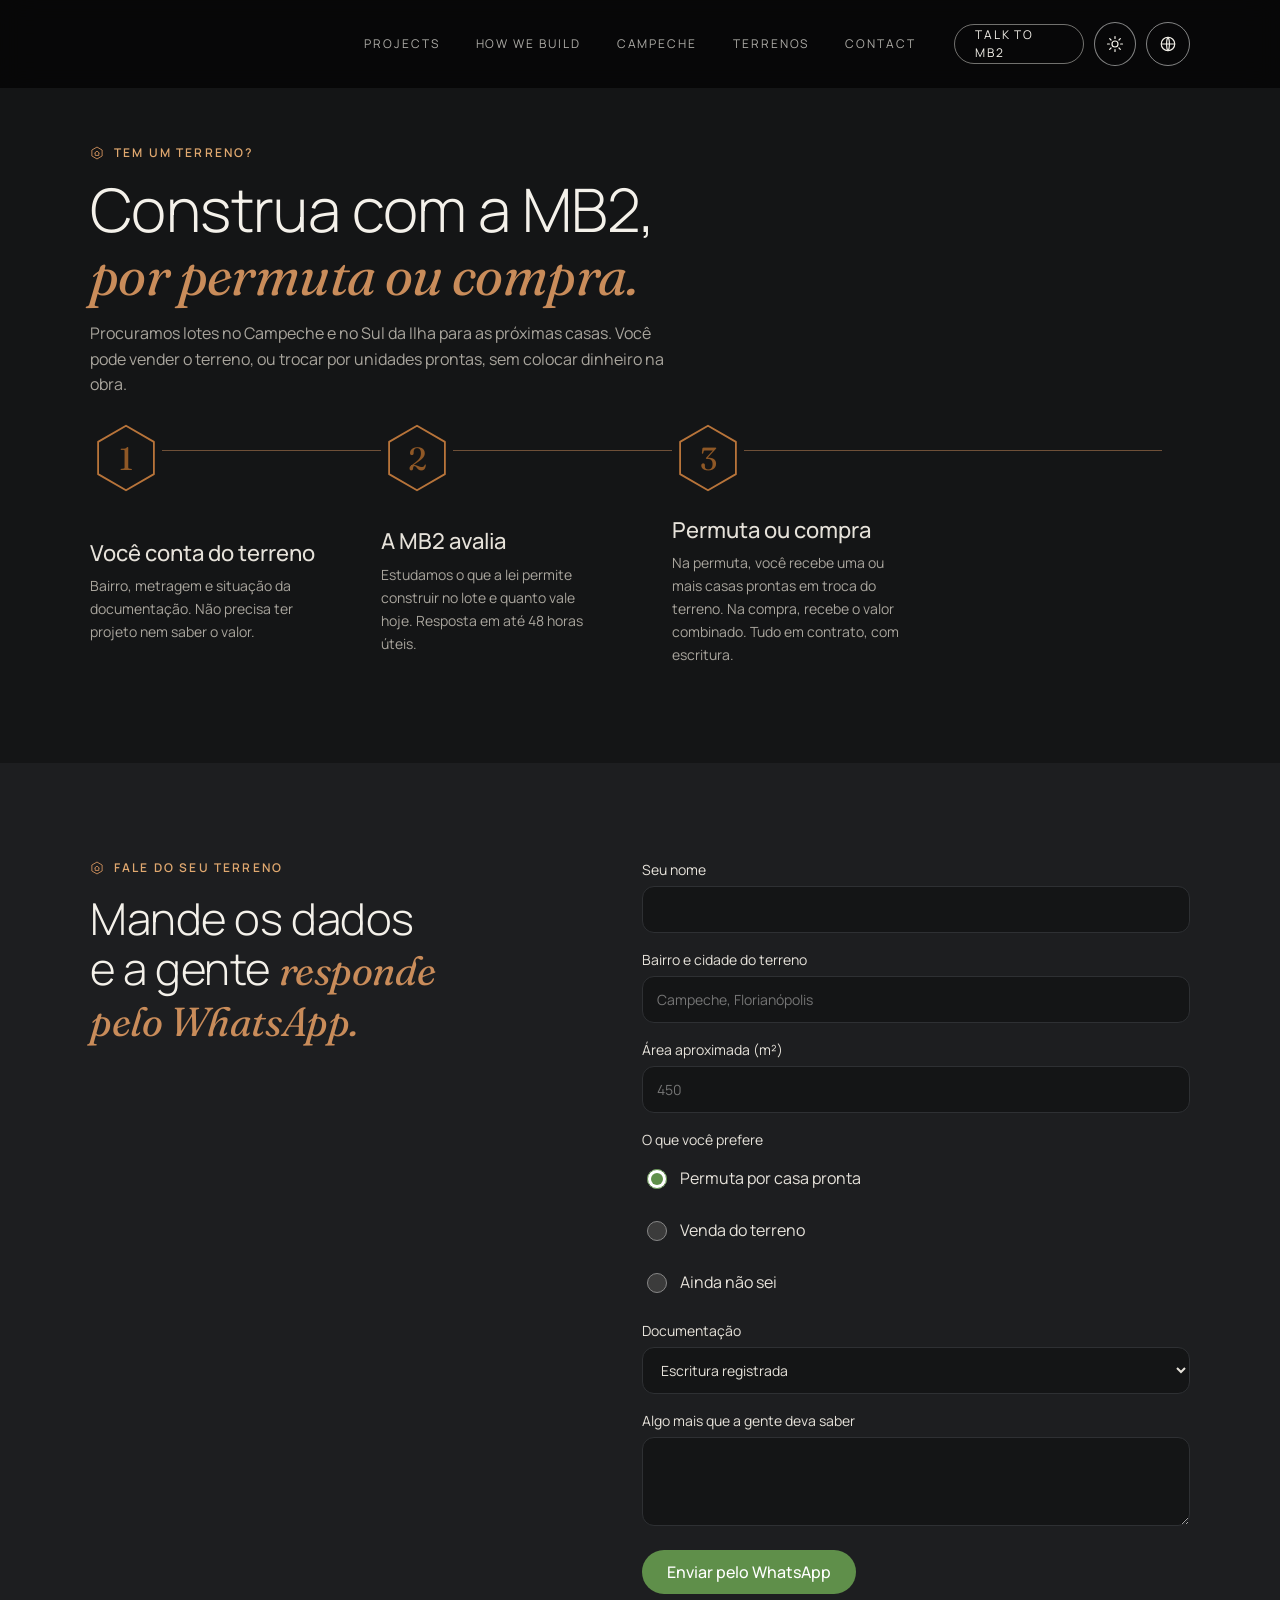
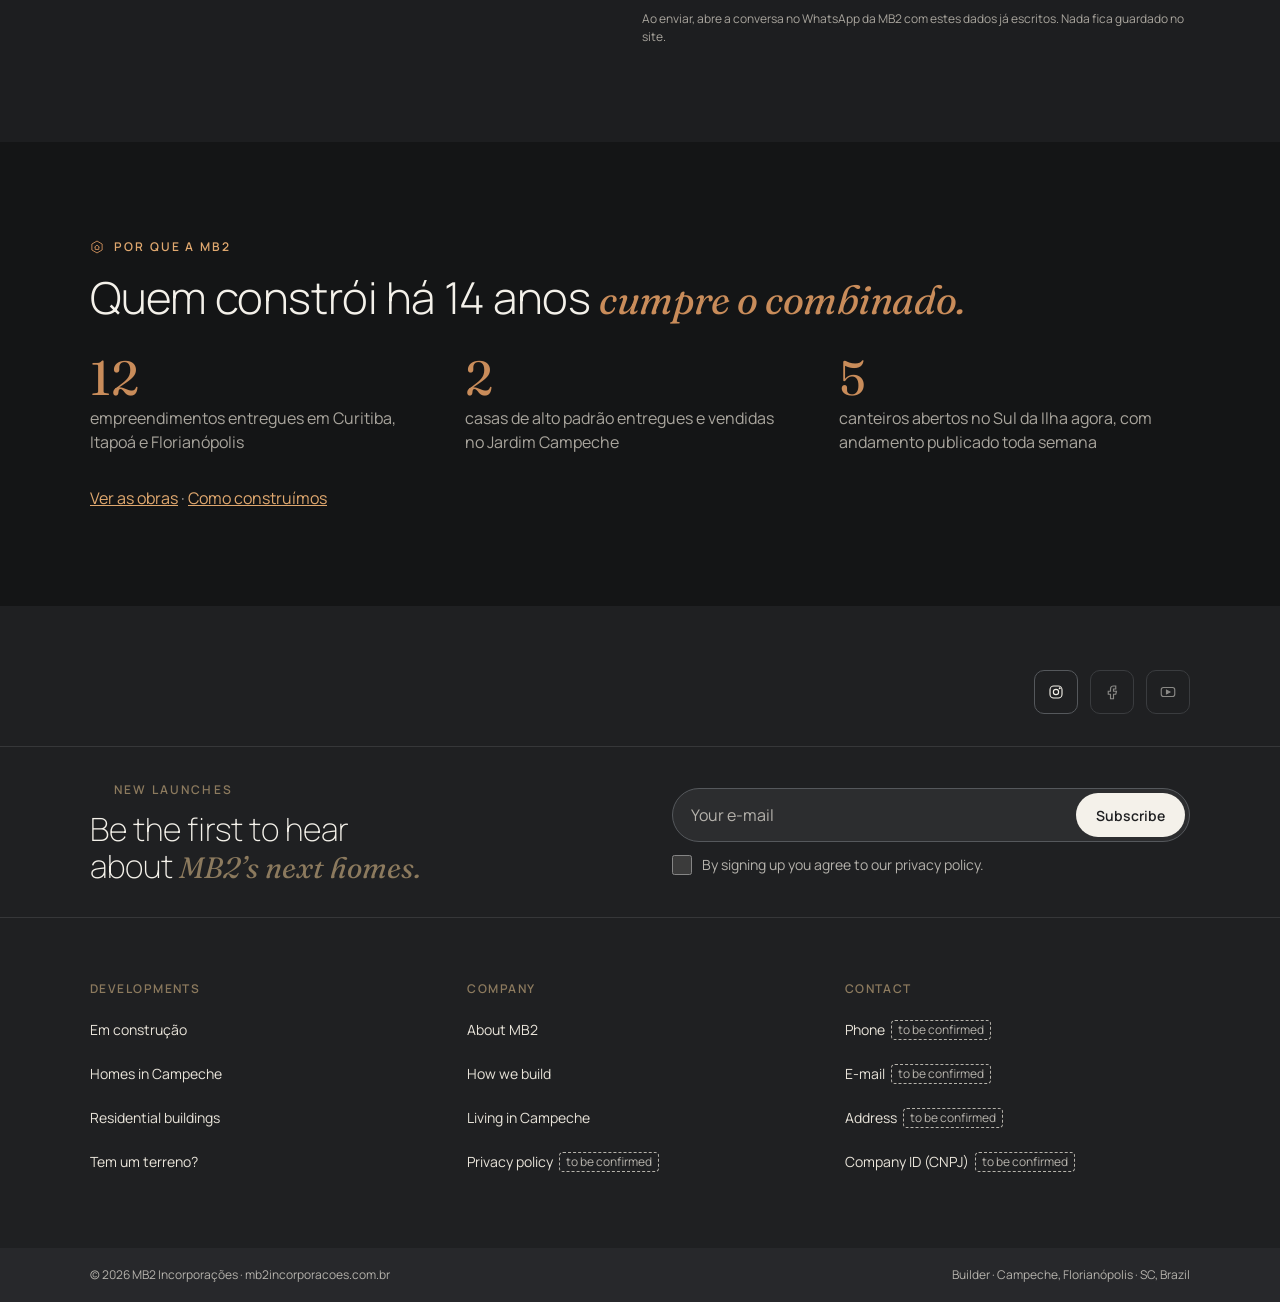
<file: terreno.html>
<!doctype html>
<html lang="pt-BR">
<head>
<meta charset="utf-8">
<meta name="viewport" content="width=device-width, initial-scale=1, viewport-fit=cover">
<title data-i18n="terr.metaTitulo">Tem um terreno? Construa com a MB2</title>
<meta name="description" data-i18n-attr="content:terr.metaDesc" content="Permuta ou compra de terrenos no Campeche e no Sul da Ilha. A MB2 avalia o seu lote e responde em até 48 horas úteis.">
<meta name="claude:viewport-fit-sides" content="cover">
<link rel="preconnect" href="https://fonts.googleapis.com">
<link rel="preconnect" href="https://fonts.gstatic.com" crossorigin>
<link rel="stylesheet" href="https://fonts.googleapis.com/css2?family=Manrope:wght@200;300;400;500;600&family=Fraunces:ital,opsz,wght@0,9..144,300;0,9..144,400;0,9..144,500;1,9..144,300;1,9..144,400&family=Archivo:wdth,wght@87.5,900&family=IBM+Plex+Sans:wght@500&display=swap">
<!-- ?v= muda a cada publicação: o GitHub Pages deixa o navegador guardar CSS e JS por 10 min,
     e sem isso a página nova pode abrir com o estilo antigo -->
<link rel="stylesheet" href="css/estilo.css?v=2026-10-30a">
<script>
  // Aplica a escolha guardada antes de desenhar a página; sem escolha, segue o aparelho
  // Sem escolha guardada, o site abre no tema escuro (o botão do menu continua trocando)
  var t = "escuro";
  try { var g = localStorage.getItem("tema"); if (g === "escuro" || g === "claro") t = g; } catch (e) {}
  document.documentElement.setAttribute("data-theme", t === "escuro" ? "dark" : "light");
</script>
</head>
<body class="pagina-interna">

<svg width="0" height="0" style="position:absolute" aria-hidden="true">
  <symbol id="simbolo" viewBox="0 0 100 100"><polygon points="50,4 90,27 90,73 50,96 10,73 10,27" fill="none" stroke="currentColor" stroke-width="11" stroke-linejoin="round"/><polyline points="26,52 50,30 74,52" fill="none" stroke="currentColor" stroke-width="11" stroke-linejoin="round" stroke-linecap="round"/><rect x="42" y="56" width="16" height="16" fill="currentColor"/></symbol>
  <symbol id="hx" viewBox="0 0 24 24"><g fill="none" stroke="currentColor" stroke-width="1.6" stroke-linejoin="round"><path d="M12 1.8l8.8 5.1v10.2L12 22.2l-8.8-5.1V6.9z"/><path d="M7.6 12.6L12 8.6l4.4 4M8.9 11.6v4.6h6.2v-4.6"/></g></symbol>
  <symbol id="hx-o" viewBox="0 0 48 48"><path d="M24 2.5l18.6 10.75v21.5L24 45.5 5.4 34.75v-21.5z" fill="none" stroke="currentColor" stroke-width="1.2" stroke-linejoin="round"/></symbol>
  <symbol id="logo-mb2" viewBox="0 0 520 150">
    <use href="index.html#simbolo" x="10" y="10" width="100" height="100" style="color:#B8743A"/>
    <text x="128" y="96" font-family="Archivo, 'Arial Black', sans-serif" font-weight="900" font-size="104" font-stretch="87.5%" fill="#F5F1EA" letter-spacing="-5">MB<tspan fill="#B8743A">2</tspan></text>
    <text x="130" y="134" font-family="'IBM Plex Sans', sans-serif" font-weight="500" font-size="21" fill="#F5F1EA" letter-spacing="9.2">INCORPORAÇÕES</text>
  </symbol>
  <!-- No menu só o símbolo e "MB2": a linha INCORPORAÇÕES ficaria com 6 px, ilegível -->
  <symbol id="logo-mb2-curto" viewBox="0 0 390 120">
    <use href="index.html#simbolo" x="10" y="10" width="100" height="100" style="color:#B8743A"/>
    <text x="128" y="96" font-family="Archivo, 'Arial Black', sans-serif" font-weight="900" font-size="104" font-stretch="87.5%" fill="#F5F1EA" letter-spacing="-5">MB<tspan fill="#B8743A">2</tspan></text>
  </symbol>
</svg>

<header class="topo">
  <div class="wrap">
    <a class="logo" href="index.html#inicio" aria-label="MB2 Incorporações, início" data-i18n-attr="aria-label:nav.logo"><svg viewBox="0 0 390 120" aria-hidden="true"><use href="index.html#logo-mb2-curto"/></svg></a>
    <nav class="nav" aria-label="Principal" data-i18n-attr="aria-label:nav.principal">
      <a href="index.html#obras" data-i18n="nav.obras">Obras</a>
      <a href="index.html#como-construimos" data-i18n="nav.como">Processo</a>
      <a href="index.html#campeche" data-i18n="nav.campeche">Campeche</a>
      <a href="terreno.html" data-i18n="nav.terreno">Terrenos</a>
      <a href="index.html#contato" data-i18n="nav.contato">Contato</a>
    </nav>
    <div class="topo-acoes">
    <a class="fale-topo link-zap" href="index.html#contato" data-i18n="nav.fale">Fale com a MB2</a>
    <button class="redondo tema-btn" id="tema-btn" type="button" aria-pressed="false" aria-label="Ativar tema escuro">
      <svg class="ic-lua" viewBox="0 0 24 24" fill="none" stroke="currentColor" stroke-width="1.6" stroke-linejoin="round"><path d="M20 14.5A8 8 0 0 1 9.5 4a8 8 0 1 0 10.5 10.5z"/></svg>
      <svg class="ic-sol" viewBox="0 0 24 24" fill="none" stroke="currentColor" stroke-width="1.6" stroke-linecap="round"><circle cx="12" cy="12" r="4"/><path d="M12 2v2.5M12 19.5V22M2 12h2.5M19.5 12H22M4.9 4.9l1.8 1.8M17.3 17.3l1.8 1.8M4.9 19.1l1.8-1.8M17.3 6.7l1.8-1.8"/></svg>
    </button>
    <div class="lang notranslate" id="lang">
      <button class="redondo lang-btn" id="langBtn" type="button" aria-haspopup="listbox" aria-expanded="false" aria-label="Escolher idioma" data-i18n-attr="aria-label:nav.idioma">
        <svg viewBox="0 0 24 24" fill="none" stroke="currentColor" stroke-width="1.6" aria-hidden="true"><circle cx="12" cy="12" r="9"/><path d="M3 12h18M12 3c2.5 2.7 2.5 15.3 0 18M12 3c-2.5 2.7-2.5 15.3 0 18"/></svg>
        <span class="sr-only" id="langCur">PT</span>
      </button>
      <ul class="lang-list" id="langList" role="listbox" hidden>
        <li data-lang="pt" role="option">Português</li>
        <li data-lang="en" role="option">English</li>
        <li data-lang="es" role="option">Español</li>
        <li data-lang="fr" role="option">Français</li>
      </ul>
    </div>
    <button class="redondo menu-btn" id="menu-btn" type="button" aria-expanded="false" aria-controls="menu-movel" aria-label="Abrir menu">
      <svg class="ic-abrir" viewBox="0 0 24 24" fill="none" stroke="currentColor" stroke-width="1.6"><path d="M4 7h16M4 12h16M4 17h16"/></svg>
      <svg class="ic-fechar" viewBox="0 0 24 24" fill="none" stroke="currentColor" stroke-width="1.6"><path d="M6 6l12 12M18 6L6 18"/></svg>
    </button>
    </div>
  </div>
</header>
<nav class="menu-movel" id="menu-movel" aria-label="Menu do celular" data-i18n-attr="aria-label:nav.menuMovel" hidden>
  <a href="index.html#obras" data-i18n="nav.obras">Obras</a>
  <a href="index.html#como-construimos" data-i18n="nav.comoLongo">Como construímos</a>
  <a href="index.html#campeche" data-i18n="nav.campecheLongo">Viver no Campeche</a>
  <a href="terreno.html" data-i18n="nav.terrenoLongo">Tem um terreno?</a>
  <a href="index.html#contato" data-i18n="nav.contato">Contato</a>
  <a class="btn btn-verde link-zap" href="index.html#contato" data-i18n="nav.fale">Fale com a MB2</a>
</nav>

<main class="pagina-terreno" id="inicio">
  <section class="terreno-topo wrap">
    <span class="chapeu"><svg class="hx" aria-hidden="true"><use href="#hx"/></svg><span data-i18n="terr.chapeu">Tem um terreno?</span></span>
    <h1 class="titulo" data-i18n="terr.h1">Construa com a MB2, <em>por permuta ou compra.</em></h1>
    <p class="terreno-lede" data-i18n="terr.lede">Procuramos lotes no Campeche e no Sul da Ilha para as próximas casas. Você pode vender o terreno, ou trocar por unidades prontas, sem colocar dinheiro na obra.</p>
  </section>

  <section class="secao wrap terreno-opcoes">
    <ol class="etapas">
      <li class="etapa"><span class="numero"><svg aria-hidden="true"><use href="#hx-o"/></svg><b>1</b></span><div class="texto"><h3 data-i18n="terr.1t">Você conta do terreno</h3><p data-i18n="terr.1d">Bairro, metragem e situação da documentação. Não precisa ter projeto nem saber o valor.</p></div></li>
      <li class="etapa"><span class="numero"><svg aria-hidden="true"><use href="#hx-o"/></svg><b>2</b></span><div class="texto"><h3 data-i18n="terr.2t">A MB2 avalia</h3><p data-i18n="terr.2d">Estudamos o que a lei permite construir no lote e quanto vale hoje. Resposta em até 48 horas úteis.</p></div></li>
      <li class="etapa"><span class="numero"><svg aria-hidden="true"><use href="#hx-o"/></svg><b>3</b></span><div class="texto"><h3 data-i18n="terr.3t">Permuta ou compra</h3><p data-i18n="terr.3d">Na permuta, você recebe uma ou mais casas prontas em troca do terreno. Na compra, recebe o valor combinado. Tudo em contrato, com escritura.</p></div></li>
    </ol>
  </section>

  <section class="secao terreno-form-secao" id="formulario">
    <div class="wrap">
      <header class="cabecalho">
        <span class="chapeu"><svg class="hx" aria-hidden="true"><use href="#hx"/></svg><span data-i18n="terr.formChapeu">Fale do seu terreno</span></span>
        <h2 class="titulo" data-i18n="terr.formTitulo">Mande os dados e a gente <em>responde pelo WhatsApp.</em></h2>
      </header>
      <form class="terreno-form" id="form-terreno" novalidate>
        <label><span data-i18n="terr.nome">Seu nome</span><input id="t-nome" type="text" autocomplete="name" required></label>
        <label><span data-i18n="terr.bairro">Bairro e cidade do terreno</span><input id="t-bairro" type="text" placeholder="Campeche, Florianópolis" required></label>
        <label><span data-i18n="terr.area">Área aproximada (m²)</span><input id="t-area" type="number" inputmode="numeric" min="0" placeholder="450"></label>
        <fieldset>
          <legend data-i18n="terr.interesse">O que você prefere</legend>
          <label class="opcao"><input type="radio" name="interesse" value="permuta" checked> <span data-i18n="terr.permuta">Permuta por casa pronta</span></label>
          <label class="opcao"><input type="radio" name="interesse" value="venda"> <span data-i18n="terr.venda">Venda do terreno</span></label>
          <label class="opcao"><input type="radio" name="interesse" value="nao-sei"> <span data-i18n="terr.naoSei">Ainda não sei</span></label>
        </fieldset>
        <label><span data-i18n="terr.doc">Documentação</span>
          <select id="t-doc">
            <option value="escritura" data-i18n="terr.docEscritura">Escritura registrada</option>
            <option value="contrato" data-i18n="terr.docContrato">Contrato de compra e venda</option>
            <option value="inventario" data-i18n="terr.docInventario">Em inventário ou regularização</option>
            <option value="nao-sei" data-i18n="terr.docNaoSei">Não sei dizer</option>
          </select></label>
        <label><span data-i18n="terr.obs">Algo mais que a gente deva saber</span><textarea id="t-obs" rows="3"></textarea></label>
        <p class="aviso" id="aviso-terreno" hidden></p>
        <div class="terreno-botoes">
          <button class="btn btn-verde" type="submit" data-i18n="terr.enviar">Enviar pelo WhatsApp</button>
          <a class="btn btn-contorno" id="t-email" href="#" data-i18n="terr.email">Prefiro por e-mail</a>
        </div>
        <p class="terreno-nota" data-i18n="terr.nota">Ao enviar, abre a conversa no WhatsApp da MB2 com estes dados já escritos. Nada fica guardado no site.</p>
      </form>
    </div>
  </section>

  <section class="secao wrap terreno-porque">
    <header class="cabecalho">
      <span class="chapeu"><svg class="hx" aria-hidden="true"><use href="#hx"/></svg><span data-i18n="terr.porqueChapeu">Por que a MB2</span></span>
      <h2 class="titulo" data-i18n="terr.porqueTitulo">Quem constrói há 14 anos <em>cumpre o combinado.</em></h2>
    </header>
    <ul class="terreno-provas">
      <li><b>12</b><span data-i18n="terr.p1">empreendimentos entregues em Curitiba, Itapoá e Florianópolis</span></li>
      <li><b>2</b><span data-i18n="terr.p2">casas de alto padrão entregues e vendidas no Jardim Campeche</span></li>
      <li><b>5</b><span data-i18n="terr.p3">canteiros abertos no Sul da Ilha agora, com andamento publicado toda semana</span></li>
    </ul>
    <p class="terreno-links"><a href="index.html#obras" data-i18n="terr.verObras">Ver as obras</a> · <a href="index.html#como-construimos" data-i18n="terr.verComo">Como construímos</a></p>
  </section>
</main>

<a class="zap-fixo link-zap" id="zap-fixo" href="index.html#contato"><svg viewBox="0 0 24 24" fill="none" stroke="currentColor" stroke-width="1.6"><path d="M4 5h16v11H8l-4 4z"/></svg><span id="zap-texto" data-i18n="zap.texto">Falar com a MB2</span></a>

<footer class="rodape" id="rodape">
  <div class="wrap rodape-topo">
    <a class="logo" href="index.html#inicio" aria-label="MB2 Incorporações" data-i18n-attr="aria-label:rod.logo"><svg viewBox="0 0 520 150" aria-hidden="true"><use href="index.html#logo-mb2"/></svg></a>
    <div class="sociais" aria-label="Redes sociais" data-i18n-attr="aria-label:rod.sociais">
      <a id="instagram" href="index.html#" aria-label="Instagram da MB2" data-i18n-attr="aria-label:rod.instagram" target="_blank" rel="noopener" hidden><svg viewBox="0 0 24 24" fill="none" stroke="currentColor" stroke-width="1.5"><rect x="4" y="4" width="16" height="16" rx="5"/><circle cx="12" cy="12" r="3.5"/><circle cx="17" cy="7" r=".6" fill="currentColor"/></svg></a>
      <span title="Facebook: a confirmar" data-i18n-attr="title:rod.facebook"><svg viewBox="0 0 24 24" fill="none" stroke="currentColor" stroke-width="1.5"><path d="M14 8h3V4h-3a4 4 0 0 0-4 4v3H7v4h3v6h4v-6h3l1-4h-4V8z"/></svg></span>
      <span title="YouTube: a confirmar" data-i18n-attr="title:rod.youtube"><svg viewBox="0 0 24 24" fill="none" stroke="currentColor" stroke-width="1.5"><rect x="3" y="6" width="18" height="12" rx="3"/><path d="M10 9.5v5l4.5-2.5z" fill="currentColor"/></svg></span>
    </div>
  </div>
    <div class="lancamentos" aria-label="Lançamentos" data-i18n-attr="aria-label:lanc.aria">
      <div class="wrap">
        <div>
          <span class="chapeu"><svg class="hx" aria-hidden="true"><use href="index.html#hx"/></svg><span data-i18n="lanc.chapeu">Lançamentos</span></span>
          <h2 data-i18n="lanc.titulo">Saiba antes das <em class="italico">próximas casas da MB2.</em></h2>
        </div>
        <form id="form-lancamentos" novalidate>
          <label class="sr-only" for="email" data-i18n="lanc.email">Seu e-mail</label>
          <div class="campo">
            <input id="email" type="email" placeholder="Seu e-mail" data-i18n-attr="placeholder:lanc.email" autocomplete="email">
            <button type="submit" data-i18n="lanc.inscrever">Inscrever</button>
          </div>
          <label class="consentimento"><input id="consentimento" type="checkbox"> <span data-i18n="lanc.consent">Ao se cadastrar você concorda com a nossa política de privacidade.</span></label>
          <p class="aviso" id="aviso-lancamentos" hidden></p>
        </form>
      </div>
    </div>
  <div class="wrap rodape-colunas">
    <div>
      <h4 data-i18n="rod.emp">Empreendimentos</h4>
      <ul>
        <li><a href="index.html#obras" data-i18n="rod.construcao">Em construção</a></li>
        <li><a href="index.html#entregues" data-i18n="rod.casas">Casas no Campeche</a></li>
        <li><a href="index.html#portfolio" data-i18n="rod.resid">Residenciais</a></li>
        <li><a href="terreno.html" data-i18n="nav.terrenoLongo">Tem um terreno?</a></li>
              </ul>
    </div>
    <div>
      <h4 data-i18n="rod.inst">Institucional</h4>
      <ul>
        <li><a href="index.html#sobre" data-i18n="rod.sobre">Sobre a MB2</a></li>
        <li><a href="index.html#como-construimos" data-i18n="rod.como">Como construímos</a></li>
        <li><a href="index.html#campeche" data-i18n="rod.campeche">Viver no Campeche</a></li>
        <li><span data-i18n="rod.privacidade">Política de privacidade</span> <span class="pendente" data-i18n="pendente">a confirmar</span></li>
      </ul>
    </div>
    <div>
      <h4 data-i18n="rod.contato">Contato</h4>
      <ul id="rodape-contato"></ul>
    </div>
  </div>
  <div class="rodape-base">
    <div class="wrap">
      <span>© 2026 MB2 Incorporações · mb2incorporacoes.com.br</span>
      <span data-i18n="rod.base">Construtora · Campeche, Florianópolis · SC</span>
    </div>
  </div>
</footer>

<!-- Tradução: sem defer e antes do site.js (ver js/i18n.js) -->
<script src="js/i18n.js?v=2026-10-30a"></script>
<script src="js/base.js?v=2026-10-30a"></script>
<script src="js/terreno.js?v=2026-10-30a"></script>
</body>
</html>
</file>
<file: css/estilo.css>
/* Site institucional da MB2 · CSS escrito primeiro para o celular e ampliado para o computador.
   Layout: menu fixo de vidro, topo com vídeo (fotos só se o vídeo não carregar), obras, casa em destaque,
   grade de obras, faixa da história, etapas da obra, bairro, contato, lançamentos e rodapé. */

/* ---------- Tokens ---------- */
:root {
  /* Paleta da MB2: grafite, concreto, areia, verde e um cobre só (o do logo) */
  --grafite: #1f2022;
  --grafite-claro: #2c2d2f;
  --grafite-medio: #36383b;
  --cinza: #5a5d61;
  --concreto: #e9e4da;
  --areia: #f4f1ea;
  --branco: #ffffff;
  --verde: #4f7a3c;
  --verde-escuro: #456b34;
  --cobre: #b8743a;
  --cobre-escuro: #8f5826;
  --cobre-claro: #d9cdb9;

  /* Papéis: a página só usa estes */
  --fundo: var(--branco);
  --fundo-suave: var(--areia);
  --fundo-escuro: var(--grafite-claro);
  --texto: var(--grafite-claro);
  --texto-suave: var(--cinza);
  --texto-titulo: var(--grafite);
  --texto-inverso: var(--areia);
  --texto-inverso-suave: #b5b2ac;
  --linha: #e4dfd5;
  --linha-escura: #6b6e72;
  --acento: var(--cobre);
  --acento-escuro: var(--cobre-escuro);
  --acao: var(--verde);
  --acao-hover: var(--verde-escuro);
  --menu: rgba(3, 3, 3, 0.72);

  /* Fontes */
  --fonte: "Manrope", -apple-system, BlinkMacSystemFont, "Segoe UI", sans-serif;
  --fonte-titulo: "Fraunces", Georgia, serif;

  /* Escala de tipos (celular) */
  --t-12: 12px;
  --t-14: 14px;
  --t-16: 16px;
  --t-20: 20px;
  --t-28: 28px;
  --t-36: 36px;

  /* Escala de espaços */
  --e-8: 8px;
  --e-16: 16px;
  --e-24: 24px;
  --e-32: 32px;
  --e-48: 48px;
  --e-64: 64px;

  --raio: 12px;
  --raio-pilula: 9999px;
  --menu-altura: 72px;
  --toque: 44px;
  --suave: cubic-bezier(0.16, 1, 0.3, 1);
  color-scheme: light;
}

/* Tema: abre sempre claro; o botão do menu liga o escuro só durante a visita */
:root[data-theme="dark"] {
  --fundo: #141516;
  --fundo-suave: #1d1e20;
  --fundo-escuro: #0d0e0f;
  --texto: #e6e2da;
  --texto-suave: #a9a59d;
  --texto-titulo: #f4f1ea;
  --linha: #2e3033;
  --linha-escura: #55585c;
  --acento: #c98c5a;
  --acento-escuro: #e0a86f;
  --cobre-claro: #8c7a5e;
  --acao: #5f8f4a;
  --acao-hover: #6f9f5a;
  color-scheme: dark;
}

@media (min-width: 821px) {
  :root {
    --t-20: 22px;
    --t-28: 32px;
    --t-36: 44px;
    --e-48: 64px;
    --e-64: 96px;
    --menu-altura: 80px;
  }
}

/* ---------- Base ---------- */
*, *::before, *::after { box-sizing: border-box; }
[hidden] { display: none !important; }
html { scroll-padding-top: calc(var(--menu-altura) + 8px); scroll-behavior: smooth; }
body {
  margin: 0;
  background: var(--fundo);
  color: var(--texto);
  font-family: var(--fonte);
  font-size: var(--t-16);
  line-height: 1.5;
  -webkit-font-smoothing: antialiased;
}
body::before {
  content: "";
  position: fixed;
  inset: 0 0 auto;
  height: env(safe-area-inset-top, 0px);
  z-index: 30;
  background: var(--grafite);
}
img, video { max-width: 100%; display: block; }
a { color: inherit; }
h1, h2, h3, h4 { margin: 0; font-weight: 300; text-wrap: balance; line-height: 1.15; }
p { margin: 0; }
button { font: inherit; cursor: pointer; color: inherit; }
:focus-visible { outline: 2px solid var(--acento); outline-offset: 3px; }
.sr-only { position: absolute; width: 1px; height: 1px; overflow: hidden; clip: rect(0 0 0 0); white-space: nowrap; }

.wrap {
  max-width: 1440px;
  margin: 0 auto;
  padding-left: max(16px, env(safe-area-inset-left, 0px));
  padding-right: max(16px, env(safe-area-inset-right, 0px));
}
@media (min-width: 821px) {
  .wrap {
    padding-left: max(48px, env(safe-area-inset-left, 0px));
    padding-right: max(48px, env(safe-area-inset-right, 0px));
  }
}
@media (min-width: 1200px) {
  .wrap {
    padding-left: max(90px, env(safe-area-inset-left, 0px));
    padding-right: max(90px, env(safe-area-inset-right, 0px));
  }
}

.secao { padding-block: var(--e-64); }
.chapeu {
  display: inline-flex;
  align-items: center;
  gap: 10px;
  font-size: var(--t-12);
  font-weight: 600;
  letter-spacing: 0.18em;
  text-transform: uppercase;
  color: var(--acento-escuro);
}
.hx { width: 14px; height: 14px; flex: none; color: var(--acento); }
.titulo { font-size: var(--t-36); letter-spacing: -0.01em; color: var(--texto-titulo); }
.titulo em, .italico {
  font-family: var(--fonte-titulo);
  font-style: italic;
  font-weight: 400;
  font-size: 0.92em;
  color: var(--acento);
}
.cabecalho { display: grid; gap: var(--e-16); margin-bottom: var(--e-32); }

/* Pendências: o que a MB2 ainda precisa confirmar */
.pendente {
  display: inline-block;
  border: 1px dashed currentColor;
  border-radius: 4px;
  padding: 0 6px;
  font-size: var(--t-12);
  opacity: 0.75;
}

/* ---------- Botões ---------- */
.btn {
  display: inline-flex;
  align-items: center;
  justify-content: center;
  min-height: var(--toque);
  padding: 0 var(--e-24);
  border-radius: var(--raio-pilula);
  border: 1px solid transparent;
  font-size: var(--t-16);
  font-weight: 500;
  text-decoration: none;
  transition: background 0.3s var(--suave), color 0.3s var(--suave);
}
.btn-escuro { background: var(--grafite); color: var(--areia); }
.btn-escuro:hover { background: var(--grafite-medio); }
.btn-claro { background: var(--areia); color: var(--grafite); border-color: var(--concreto); }
.btn-claro:hover { background: var(--branco); }
.btn-verde { background: var(--acao); color: #fff; }
.btn-verde:hover { background: var(--acao-hover); }
.btn-contorno { background: transparent; color: var(--texto); border-color: var(--linha); }
.btn-contorno:hover { border-color: var(--texto-suave); }
.redondo {
  width: var(--toque);
  height: var(--toque);
  padding: 0;
  border-radius: 50%;
  border: 1px solid currentColor;
  background: transparent;
  display: inline-grid;
  place-items: center;
}
.redondo svg { width: 18px; height: 18px; }

/* ---------- Menu ---------- */
.topo {
  position: fixed;
  top: env(safe-area-inset-top, 0px);
  left: 0;
  right: 0;
  z-index: 20;
  color: var(--areia);
  /* Vidro: desfoque com saturação, sem linha embaixo */
  background: var(--menu);
  -webkit-backdrop-filter: blur(18px) saturate(160%);
  backdrop-filter: blur(18px) saturate(160%);
  transition: background 0.6s ease, transform 0.5s var(--suave);
}
/* No alto da página o menu fica sem fundo, para o vídeo dominar a tela */
.topo.no-topo { background: transparent; -webkit-backdrop-filter: none; backdrop-filter: none; }
/* Some ao descer a página e volta ao subir */
.topo.escondido { transform: translateY(calc(-100% - env(safe-area-inset-top, 0px))); }
.topo.aberto { background: rgba(3, 3, 3, 0.88); }
.topo .wrap {
  display: flex;
  align-items: center;
  gap: var(--e-24);
  min-height: var(--menu-altura);
  transition: min-height 0.5s var(--suave);
}
.logo { display: inline-flex; align-items: center; min-height: var(--toque); text-decoration: none; }
.logo svg { display: block; height: 34px; width: auto; transition: height 0.5s var(--suave); }
.rodape .logo svg { height: 40px; }
.nav, .fale-topo { display: none; }
.topo-acoes { display: flex; align-items: center; gap: 10px; margin-left: auto; }
.tema-btn, .menu-btn { color: inherit; border-color: rgba(255, 255, 255, 0.5); }
.tema-btn .ic-sol, :root[data-theme="dark"] .tema-btn .ic-lua { display: none; }
:root[data-theme="dark"] .tema-btn .ic-sol { display: block; }
.menu-btn .ic-fechar, .topo.aberto .menu-btn .ic-abrir { display: none; }
.topo.aberto .menu-btn .ic-fechar { display: block; }

/* Seletor de idioma (mesmo mecanismo do site da Dra. Grazi, ver js/i18n.js) */
.lang { position: relative; }
/* Mesmo botão redondo do tema (lua/sol), só com o globo */
.lang-btn { color: inherit; border-color: rgba(255, 255, 255, 0.5); }
.lang-list {
  position: absolute;
  top: calc(100% + 10px);
  right: 0;
  margin: 0;
  padding: 8px;
  list-style: none;
  min-width: 170px;
  display: none;
  background: rgba(3, 3, 3, 0.96);
  -webkit-backdrop-filter: blur(12px);
  backdrop-filter: blur(12px);
  border: 1px solid rgba(229, 231, 235, 0.18);
  border-radius: var(--raio);
  box-shadow: 0 14px 34px rgba(0, 0, 0, 0.35);
  z-index: 25;
}
.lang.open .lang-list { display: block; }
.lang-list li { font-size: var(--t-14); color: rgba(244, 241, 234, 0.8); padding: 13px 14px; border-radius: 8px; cursor: pointer; transition: background 0.2s, color 0.2s; }
.lang-list li:hover, .lang-list li:focus-visible { background: rgba(255, 255, 255, 0.08); color: var(--areia); }
.lang-list li.active { color: var(--cobre-claro); font-weight: 600; background: rgba(255, 255, 255, 0.06); }
@media (max-width: 820px) {
  /* No celular o logo, o idioma, o tema e o menu dividem a mesma linha */
  .topo .wrap { gap: 10px; }
}

/* Menu do celular: tela cheia em coluna */
.menu-movel {
  position: fixed;
  top: calc(var(--menu-altura) + env(safe-area-inset-top, 0px));
  left: 0;
  right: 0;
  bottom: 0;
  z-index: 19;
  background: rgba(3, 3, 3, 0.96);
  color: var(--areia);
  padding: var(--e-24) max(16px, env(safe-area-inset-left, 0px)) max(24px, env(safe-area-inset-bottom, 0px));
  display: flex;
  flex-direction: column;
  gap: var(--e-8);
  overflow-y: auto;
}
.menu-movel a:not(.btn) {
  display: flex;
  align-items: center;
  min-height: 56px;
  font-size: var(--t-20);
  font-weight: 500;
  text-decoration: none;
  border-bottom: 1px solid rgba(255, 255, 255, 0.1);
}
.menu-movel .btn { margin-top: auto; }

@media (min-width: 821px) {
  /* Três zonas: logo à esquerda, itens no centro, ações à direita */
  .topo .wrap { display: grid; grid-template-columns: 1fr auto 1fr; min-height: 88px; }
  .topo.compacto .wrap { min-height: 64px; }
  .logo svg { height: 40px; }
  .topo.compacto .logo svg { height: 30px; }
  .topo-acoes { justify-self: end; margin-left: 0; }
  .nav { display: flex; gap: 8px; }
  .nav a {
    position: relative;
    display: inline-flex;
    align-items: center;
    min-height: var(--toque);
    padding: 0 14px;
    font-size: var(--t-12);
    font-weight: 400;
    letter-spacing: 0.16em;
    text-transform: uppercase;
    text-decoration: none;
    opacity: 0.7;
    transition: opacity 0.3s ease, color 0.3s ease;
  }
  .nav a:hover, .nav a:focus-visible { opacity: 1; }
  .nav a[aria-current] { opacity: 1; color: var(--cobre); }
  /* Sublinhado nasce do centro */
  .nav a::after {
    content: "";
    position: absolute;
    left: 14px;
    right: 14px;
    bottom: 8px;
    height: 1px;
    background: var(--cobre);
    transform: scaleX(0);
    transform-origin: center;
    transition: transform 0.4s var(--suave);
  }
  .nav a:hover::after, .nav a:focus-visible::after { transform: scaleX(1); }
  /* Botão de contorno fino; o verde fica para o WhatsApp do celular */
  .fale-topo {
    min-height: 40px;
    padding: 0 20px;
    display: inline-flex;
    align-items: center;
    background: transparent;
    color: inherit;
    border: 1px solid rgba(244, 241, 234, 0.45);
    border-radius: var(--raio-pilula);
    font-size: var(--t-12);
    font-weight: 400;
    letter-spacing: 0.16em;
    text-transform: uppercase;
    text-decoration: none;
    transition: background 0.3s ease, color 0.3s ease, border-color 0.3s ease;
  }
  .fale-topo:hover { background: var(--areia); color: var(--grafite); border-color: var(--areia); }
  .menu-btn, .menu-movel { display: none; }
}
.topo a:focus-visible, .topo button:focus-visible { outline: 1px solid var(--cobre); outline-offset: 3px; }

/* ---------- Topo (hero) ----------
   Tela cheia: só o símbolo, o título e um botão. O vídeo (ou as fotos, enquanto ele não carrega)
   entra com um zoom lento; o conteúdo aparece em sequência. */
.hero {
  position: relative;
  min-height: 100vh;
  min-height: 100svh;
  display: flex;
  flex-direction: column;
  justify-content: flex-end;
  overflow: hidden;
  background: var(--grafite);
  color: var(--areia);
  padding-top: calc(var(--menu-altura) + env(safe-area-inset-top, 0px) + var(--e-32));
  padding-bottom: var(--e-24);
}
.hero-foto, .hero-video {
  position: absolute;
  inset: 0;
  width: 100%;
  height: 100%;
  object-fit: cover;
}
.hero-foto { opacity: 0; transition: opacity 0.9s var(--suave); }
.hero-foto.ativa { opacity: 1; animation: hero-zoom 20s ease-out forwards; }
.hero-video { display: none; animation: hero-zoom 20s ease-out forwards; }
@keyframes hero-zoom { from { transform: scale(1); } to { transform: scale(1.06); } }
.hero::after {
  content: "";
  position: absolute;
  inset: 0;
  background:
    linear-gradient(90deg, rgba(10, 9, 7, 0.62), rgba(10, 9, 7, 0.28) 45%, rgba(10, 9, 7, 0) 72%),
    linear-gradient(180deg, rgba(10, 9, 7, 0.45), rgba(10, 9, 7, 0.1) 35%, rgba(10, 9, 7, 0.3) 70%, rgba(15, 14, 12, 0.92));
  pointer-events: none;
}
.hero h2 { text-shadow: 0 2px 24px rgba(0, 0, 0, 0.35); }
.hero-conteudo, .hero-base { position: relative; z-index: 1; width: 100%; }
.hero-conteudo { display: grid; gap: var(--e-24); justify-items: start; margin: auto 0; }
.hero h2 {
  font-weight: 300;
  font-size: clamp(40px, 10vw, 56px);
  letter-spacing: 0.04em;
  text-transform: uppercase;
  line-height: 1.02;
  max-width: 12ch;
}
.hero h2 em {
  display: block;
  margin-top: 0.08em;
  font-family: var(--fonte-titulo);
  font-style: italic;
  font-weight: 400;
  font-size: 0.96em;
  letter-spacing: 0;
  text-transform: none;
  color: var(--cobre-claro);
}
/* Entrada em sequência: símbolo, título, botão */
.hero-conteudo > * { animation: hero-entra 1s var(--suave) both; }
.hero-conteudo > :nth-child(1) { animation-delay: 0.2s; }
.hero-conteudo > :nth-child(2) { animation-delay: 0.5s; }
.hero-conteudo > :nth-child(3) { animation-delay: 0.8s; }
@keyframes hero-entra { from { opacity: 0; transform: translateY(18px); } to { opacity: 1; transform: none; } }

.hero-base { display: grid; gap: var(--e-16); margin-top: var(--e-32); animation: hero-entra 1s var(--suave) 1.2s both; }
/* No celular o botão fixo de WhatsApp não pode cobrir o cartão */
@media (max-width: 820px) { .hero { padding-bottom: 84px; } }
.hero-controles { display: flex; align-items: center; justify-content: space-between; gap: var(--e-16); }
/* Cartão de vidro com o nome da casa */
.hero-cartao {
  display: grid;
  gap: 4px;
  padding: 14px 18px;
  border-radius: var(--raio);
  border: 1px solid rgba(255, 255, 255, 0.18);
  background: rgba(20, 18, 15, 0.35);
  -webkit-backdrop-filter: blur(14px);
  backdrop-filter: blur(14px);
  box-shadow: inset 0 1px 0 rgba(255, 255, 255, 0.18);
}
.hero-cartao .chapeu { color: var(--cobre-claro); }
.hero-cartao small { font-size: var(--t-14); color: var(--concreto); }
/* Seta "role para ver": linha fina que desce e some */
.hero-rolar {
  display: none;
  flex-direction: column;
  align-items: center;
  gap: 10px;
  font-size: var(--t-12);
  font-weight: 500;
  letter-spacing: 0.22em;
  text-transform: uppercase;
  text-decoration: none;
  color: var(--texto-inverso-suave);
}
.hero-rolar i { display: block; width: 1px; height: 44px; background: linear-gradient(var(--cobre-claro), transparent); animation: hero-rolar 2.2s ease-in-out infinite; }
@keyframes hero-rolar { 0% { transform: scaleY(0); transform-origin: top; opacity: 0; } 35% { transform: scaleY(1); transform-origin: top; opacity: 1; } 70% { transform: scaleY(1); transform-origin: bottom; opacity: 1; } 100% { transform: scaleY(0); transform-origin: bottom; opacity: 0; } }

.tracos { display: flex; gap: var(--e-8); }
.tracos button {
  min-width: var(--toque);
  height: var(--toque);
  padding: 0;
  border: 0;
  background: transparent;
  position: relative;
}
.tracos button::before {
  content: "";
  position: absolute;
  left: 50%;
  top: 50%;
  width: 12px;
  height: 2px;
  transform: translate(-50%, -50%);
  background: rgba(255, 255, 255, 0.4);
  transition: width 0.3s var(--suave), background 0.2s;
}
.tracos button[aria-current="true"]::before { width: 28px; background: var(--acento); }

@media (min-width: 821px) {
  .hero { padding-block: calc(var(--menu-altura) + 60px) var(--e-32); }
  .hero h2 { font-size: clamp(56px, 5.4vw, 80px); letter-spacing: 0.06em; max-width: 14ch; }
  .hero-conteudo { gap: var(--e-32); }
  .hero-base { grid-template-columns: 1fr auto 1fr; align-items: end; }
  .hero-controles { justify-self: start; }
  .hero-rolar { display: flex; }
  .hero-cartao { justify-self: end; min-width: 260px; }
}
.hero.com-video .hero-video { display: block; }
.hero.com-video .hero-foto, .hero.com-video .tracos, .hero.com-video .so-fotos { display: none; }
.hero-pausa { display: none; margin-left: auto; }
.hero-pausa .ic-play, .hero-pausa[aria-pressed="true"] .ic-pause { display: none; }
.hero-pausa[aria-pressed="true"] .ic-play { display: block; }
.hero.com-video .hero-pausa { display: inline-grid; }

/* ---------- Casa em destaque: faixa editorial de tela cheia ---------- */
.destaque {
  position: relative;
  min-height: 82vh;
  min-height: 82svh;
  display: flex;
  align-items: flex-end;
  overflow: hidden;
  background: var(--grafite);
  color: var(--areia);
}
.destaque-foto img { position: absolute; inset: 0; width: 100%; height: 100%; object-fit: cover; }
.destaque::after {
  content: "";
  position: absolute;
  inset: 0;
  background: linear-gradient(180deg, rgba(15, 14, 12, 0.1), rgba(15, 14, 12, 0.15) 45%, rgba(15, 14, 12, 0.88));
  pointer-events: none;
}
.destaque-conteudo { position: relative; z-index: 1; width: 100%; display: grid; gap: var(--e-16); justify-items: start; padding-block: var(--e-48); }
.destaque .chapeu { color: var(--cobre-claro); }
.destaque-local { font-size: var(--t-14); color: var(--concreto); }
.destaque h3 { font-weight: 200; font-size: clamp(36px, 8vw, 72px); line-height: 1.02; max-width: 14ch; }
.etiquetas { display: flex; flex-wrap: wrap; gap: var(--e-8); }
.etiquetas span {
  display: inline-flex;
  align-items: center;
  min-height: 36px;
  padding: 0 14px;
  border-radius: var(--raio-pilula);
  border: 1px solid rgba(255, 255, 255, 0.35);
  font-size: var(--t-14);
  color: var(--concreto);
  -webkit-backdrop-filter: blur(8px);
  backdrop-filter: blur(8px);
}
.destaque .btn { margin-top: var(--e-8); }
@media (min-width: 821px) {
  .destaque { min-height: 90vh; }
  .destaque-conteudo { padding-block: var(--e-64); gap: var(--e-24); }
}

/* ---------- Obras: duas casas grandes e uma faixa de residenciais ---------- */
.obras-cabecalho { margin-bottom: var(--e-32); }
.grade { display: grid; gap: var(--e-32) var(--e-24); }
.card { display: grid; gap: 6px; text-decoration: none; color: inherit; min-width: 0; }
.card .moldura {
  position: relative;
  aspect-ratio: 4 / 5;
  border-radius: var(--raio);
  overflow: hidden;
  background: var(--fundo-suave);
}
.card .moldura img { width: 100%; height: 100%; object-fit: cover; transition: transform 0.6s var(--suave); }
.card:hover .moldura img { transform: scale(1.04); }
.card .local { margin-top: 6px; font-size: var(--t-12); font-weight: 500; color: var(--acento-escuro); }
.card h3 { font-size: var(--t-20); color: var(--texto-titulo); }
.card .dados { font-size: var(--t-14); color: var(--texto-suave); }
.portfolio-cabecalho { margin-top: var(--e-64); position: relative; }
.portfolio-dica { font-size: var(--t-12); letter-spacing: 0.12em; text-transform: uppercase; color: var(--texto-suave); }
/* Faixa com rolagem lateral: sai da margem da página e para em cada cartão */
.faixa {
  display: flex;
  gap: var(--e-16);
  overflow-x: auto;
  scroll-snap-type: x mandatory;
  scrollbar-width: none;
  margin-inline: calc(-1 * max(16px, env(safe-area-inset-left, 0px)));
  padding-inline: max(16px, env(safe-area-inset-left, 0px));
  padding-bottom: var(--e-8);
}
.faixa::-webkit-scrollbar { display: none; }
.card-faixa { flex: 0 0 62vw; max-width: 300px; scroll-snap-align: start; }
.card-faixa .moldura { aspect-ratio: 4 / 5; }
.card-faixa h3 { font-size: var(--t-16); font-weight: 500; }
.card-faixa .local { margin-top: 0; }
@media (min-width: 821px) {
  .grade { grid-template-columns: repeat(2, minmax(0, 1fr)); gap: var(--e-32); }
  .card .moldura { border-radius: 16px; }
  .grade-casas .card .moldura { aspect-ratio: 5 / 4; }
  .grade-casas .card h3 { font-size: var(--t-28); font-weight: 300; }
  .portfolio-cabecalho { grid-template-columns: 1fr auto; align-items: end; }
  .portfolio-cabecalho .chapeu { grid-column: 1; }
  .portfolio-cabecalho .titulo { grid-column: 1; }
  .portfolio-dica { grid-column: 2; grid-row: 1 / 3; align-self: end; }
  .faixa { gap: var(--e-24); margin-inline: 0; padding-inline: 0; }
  .card-faixa { flex-basis: calc((100% - 3 * var(--e-24)) / 4); max-width: none; }
}

/* ---------- História: texto central grande e linha de números ---------- */
.historia { background: var(--fundo-escuro); color: var(--areia); text-align: center; }
.historia-texto { display: grid; gap: var(--e-24); justify-items: center; }
.historia .chapeu { color: var(--cobre-claro); }
.historia h2 { font-size: clamp(32px, 6vw, 56px); font-weight: 200; line-height: 1.1; max-width: 18ch; color: var(--areia); }
.historia h2 em { color: var(--cobre-claro); }
.historia p { color: var(--concreto); max-width: 520px; line-height: 1.6; }
.numeros { display: grid; grid-template-columns: repeat(3, minmax(0, 1fr)); gap: var(--e-16); margin: var(--e-24) 0 0; width: 100%; max-width: 720px; border-top: 1px solid var(--linha-escura); padding-top: var(--e-32); }
.numeros div { display: grid; gap: 4px; }
.numeros dt { font-family: var(--fonte-titulo); font-weight: 300; font-size: clamp(40px, 8vw, 72px); line-height: 1; color: var(--cobre-claro); }
.numeros dd { margin: 0; font-size: var(--t-12); font-weight: 600; letter-spacing: 0.16em; text-transform: uppercase; color: var(--texto-inverso-suave); }
@media (min-width: 821px) { .historia { padding-block: 128px; } }

/* ---------- Como construímos: bloco claro em concreto, com ar ---------- */
.como { background: var(--concreto); color: var(--grafite); }
.como .chapeu { color: var(--cobre-escuro); }
.como .titulo { color: var(--grafite); }
.como .titulo em { color: var(--cobre-escuro); }
.etapas { list-style: none; margin: 0; padding: 0; display: grid; gap: var(--e-32); position: relative; }
.etapas::before {
  content: "";
  position: absolute;
  left: 27px;
  top: 28px;
  bottom: 28px;
  width: 1px;
  background: var(--cobre);
  opacity: 0.5;
}
.etapa { display: grid; grid-template-columns: 56px minmax(0, 1fr); gap: var(--e-16); align-items: start; position: relative; }
.etapa .numero {
  position: relative;
  width: 56px;
  height: 56px;
  display: grid;
  place-items: center;
  background: var(--concreto);
}
.etapa .numero svg { position: absolute; inset: 0; width: 56px; height: 56px; color: var(--cobre); }
.etapa .numero b {
  position: relative;
  font-family: var(--fonte-titulo);
  font-size: 24px;
  font-weight: 400;
  color: var(--cobre-escuro);
  margin-top: 3px;
}
.etapa .texto { display: grid; gap: 8px; padding-top: 12px; }
.etapa h3 { font-size: var(--t-20); font-weight: 500; color: var(--grafite); }
.etapa p { font-size: var(--t-14); color: #5a5248; line-height: 1.65; }
@media (min-width: 821px) {
  .como { padding-block: 128px; }
  .como .cabecalho { margin-bottom: var(--e-64); }
  .etapas { grid-template-columns: repeat(4, minmax(0, 1fr)); gap: var(--e-48); }
  .etapas::before { left: 28px; right: 28px; top: 28px; bottom: auto; width: auto; height: 1px; }
  .etapa { grid-template-columns: 1fr; gap: var(--e-24); }
  .etapa .numero { width: 72px; height: 72px; }
  .etapa .numero svg { width: 72px; height: 72px; }
  .etapa .numero b { font-size: 32px; }
  .etapa .texto { padding-top: 0; }
}

/* ---------- Viver no Campeche: foto de tela cheia com o texto por cima ---------- */
.campeche {
  position: relative;
  min-height: 82vh;
  min-height: 82svh;
  display: flex;
  align-items: center;
  overflow: hidden;
  background: var(--grafite);
  color: var(--areia);
}
.campeche-foto img { position: absolute; inset: 0; width: 100%; height: 100%; object-fit: cover; }
.campeche::after {
  content: "";
  position: absolute;
  inset: 0;
  background: linear-gradient(180deg, rgba(12, 14, 10, 0.55), rgba(12, 14, 10, 0.8));
  pointer-events: none;
}
.campeche .wrap { position: relative; z-index: 1; width: 100%; padding-block: var(--e-64); }
.campeche .chapeu { color: var(--cobre-claro); }
.campeche .titulo { color: var(--areia); }
.campeche .titulo em { color: var(--cobre-claro); }
.campeche-texto { display: grid; gap: var(--e-16); max-width: 560px; }
.campeche-texto > p { color: var(--concreto); line-height: 1.6; }
.lista-bairro { list-style: none; margin: var(--e-8) 0 0; padding: 0; display: grid; gap: 12px; font-size: var(--t-14); color: var(--concreto); }
.lista-bairro li { display: flex; gap: 12px; align-items: flex-start; }
.lista-bairro .hx { margin-top: 3px; color: var(--cobre-claro); }
@media (min-width: 821px) {
  .campeche { min-height: 90vh; }
  .campeche::after { background: linear-gradient(90deg, rgba(12, 14, 10, 0.8), rgba(12, 14, 10, 0.55) 50%, rgba(12, 14, 10, 0.2)); }
  .campeche-texto { gap: var(--e-24); }
}

/* ---------- Chamada final ---------- */
.chamada { background: var(--fundo); text-align: center; }
.chamada .wrap { display: grid; gap: var(--e-24); justify-items: center; }
.chamada .titulo { font-size: clamp(32px, 6vw, 56px); font-weight: 200; max-width: 16ch; }
.chamada p { color: var(--texto-suave); max-width: 520px; line-height: 1.6; }
.chamada-botoes { display: grid; gap: 12px; width: 100%; max-width: 420px; }
.chamada-dados { display: flex; flex-wrap: wrap; justify-content: center; align-items: center; gap: 4px 12px; font-size: var(--t-14); color: var(--texto-suave); }
.chamada-dados:empty { display: none; }
.chamada-dados a { display: inline-flex; align-items: center; min-height: var(--toque); color: var(--texto); text-decoration: none; border-bottom: 1px solid transparent; }
.chamada-dados a:hover { border-bottom-color: var(--acento); }
@media (max-width: 820px) {
  .chamada-dados { flex-direction: column; }
  .chamada-dados span { display: none; }
}
@media (min-width: 821px) {
  .chamada { padding-block: 128px; }
  .chamada-botoes { grid-template-columns: auto auto; width: auto; max-width: none; }
}

/* ---------- Contato ---------- */
.contato { background: var(--fundo-escuro); color: var(--areia); }
.contato .wrap { display: grid; gap: var(--e-24); }
.contato .chapeu { color: var(--cobre-claro); }
.contato h2 { font-weight: 200; font-size: var(--t-28); line-height: 1.3; color: var(--concreto); }
.contato h2 em { color: var(--cobre-claro); }
.canais { list-style: none; margin: 0; padding: 0; display: grid; gap: var(--e-16); }
.canais li { display: grid; grid-template-columns: 48px minmax(0, 1fr); gap: var(--e-16); align-items: start; }
.canais .icone {
  width: 48px;
  height: 48px;
  border-radius: 50%;
  border: 1px solid var(--linha-escura);
  display: grid;
  place-items: center;
}
.canais .icone svg { width: 22px; height: 22px; stroke: var(--areia); }
.canais h3 { font-size: var(--t-16); font-weight: 600; color: var(--areia); }
.canais p { font-size: var(--t-14); color: var(--texto-inverso-suave); line-height: 1.5; }
.contato-dados { font-size: var(--t-14); color: var(--cobre-claro); }
.contato-botoes { display: grid; gap: 12px; }
@media (min-width: 821px) {
  .contato { text-align: center; }
  .contato .wrap { justify-items: center; gap: var(--e-32); }
  .contato h2 { max-width: 900px; font-size: var(--t-36); }
  .canais { grid-template-columns: repeat(3, minmax(0, 1fr)); gap: var(--e-16); width: 100%; }
  .canais li {
    grid-template-columns: 1fr;
    justify-items: center;
    text-align: center;
    gap: var(--e-16);
    padding: var(--e-32) var(--e-16);
    border: 1px solid var(--linha-escura);
    border-radius: var(--raio);
    background: var(--grafite-medio);
  }
  .contato-botoes { grid-template-columns: 1fr 1fr; width: 100%; max-width: 640px; }
}

/* Botão fixo de WhatsApp (só celular) */
.zap-fixo {
  position: fixed;
  right: max(16px, env(safe-area-inset-right, 0px));
  bottom: max(16px, env(safe-area-inset-bottom, 0px));
  z-index: 18;
  display: inline-flex;
  align-items: center;
  gap: 10px;
  min-height: 52px;
  padding: 0 20px 0 16px;
  border-radius: var(--raio-pilula);
  background: var(--acao);
  color: #fff;
  font-weight: 600;
  text-decoration: none;
  box-shadow: 0 8px 24px rgba(0, 0, 0, 0.25);
}
.zap-fixo svg { width: 22px; height: 22px; }
@media (min-width: 821px) { .zap-fixo { display: none; } }

/* ---------- Cadastro de lançamentos (no rodapé) ---------- */
.lancamentos { padding-block: var(--e-32); border-block: 1px solid rgba(255, 255, 255, 0.1); }
.lancamentos .wrap { display: grid; gap: var(--e-24); }
.lancamentos h2 { font-weight: 200; font-size: var(--t-28); color: var(--areia); margin-top: 8px; }
.lancamentos h2 em { color: var(--cobre-claro); }
.lancamentos .chapeu { color: var(--cobre-claro); }
.campo {
  display: flex;
  align-items: center;
  min-height: 52px;
  padding: 4px 4px 4px 16px;
  background: rgba(255, 255, 255, 0.06);
  border: 1px solid var(--linha-escura);
  border-radius: var(--raio-pilula);
}
.campo input { flex: 1; min-width: 0; height: 100%; border: 0; outline: 0; background: transparent; font: inherit; color: var(--areia); }
.campo input::placeholder { color: var(--texto-inverso-suave); }
.campo button {
  min-height: var(--toque);
  padding: 0 20px;
  background: var(--areia);
  color: var(--grafite);
  border: 0;
  border-radius: var(--raio-pilula);
  font-size: var(--t-14);
  font-weight: 600;
}
.consentimento { display: flex; gap: 10px; align-items: flex-start; margin-top: 12px; font-size: var(--t-14); color: var(--texto-inverso-suave); }
.consentimento input { accent-color: var(--acao); width: 20px; height: 20px; flex: none; margin: 1px 0 0; }
.aviso { margin-top: 10px; font-size: var(--t-14); color: var(--cobre-claro); }
@media (min-width: 821px) {
  .lancamentos .wrap { grid-template-columns: minmax(0, 1fr) minmax(0, 1fr); gap: var(--e-48); align-items: center; }
}

/* ---------- Rodapé ---------- */
.rodape { background: var(--grafite); color: var(--areia); }
.rodape-topo { display: flex; justify-content: space-between; align-items: center; gap: var(--e-24); padding-block: var(--e-48) var(--e-32); flex-wrap: wrap; }
.sociais { display: flex; gap: 12px; }
.sociais a, .sociais span {
  width: var(--toque);
  height: var(--toque);
  border: 1px solid var(--linha-escura);
  border-radius: 10px;
  display: grid;
  place-items: center;
}
.sociais span { opacity: 0.5; }
.sociais svg { width: 18px; height: 18px; }
.rodape-colunas { display: grid; gap: var(--e-32); padding-block: var(--e-48); }
.rodape-colunas h4 {
  margin: 0 0 12px;
  font-weight: 600;
  font-size: var(--t-12);
  letter-spacing: 0.12em;
  text-transform: uppercase;
  color: var(--cobre-claro);
}
.rodape-colunas ul { list-style: none; margin: 0; padding: 0; display: grid; }
.rodape-colunas li { display: flex; align-items: center; gap: 6px; flex-wrap: wrap; min-height: var(--toque); color: var(--concreto); font-size: var(--t-14); }
.rodape-colunas a { display: flex; align-items: center; min-height: var(--toque); text-decoration: none; }
.rodape-colunas a:hover { color: #fff; }
.rodape-base { background: #27282b; font-size: var(--t-12); color: var(--texto-inverso-suave); }
.rodape-base .wrap { display: flex; flex-direction: column; gap: 6px; padding-block: 18px max(18px, env(safe-area-inset-bottom, 0px)); }
@media (min-width: 821px) {
  .rodape-colunas { grid-template-columns: repeat(3, minmax(0, 1fr)); }
  .rodape-base .wrap { flex-direction: row; justify-content: space-between; }
}
/* No celular, o botão fixo não pode cobrir o rodapé */
@media (max-width: 820px) { .rodape-base .wrap { padding-bottom: 88px; } }

@media (prefers-reduced-motion: reduce) {
  html { scroll-behavior: auto; }
  *, *::before, *::after { transition: none !important; animation: none !important; }
}

/* ---------- Em construção agora (canteiros) e selos ---------- */
.obras-texto { color: var(--texto-suave); max-width: 56ch; line-height: 1.6; }
.entregues-cabecalho { margin-top: var(--e-64); }
.card .moldura { position: relative; }
.selo {
  position: absolute;
  top: 12px;
  left: 12px;
  z-index: 1;
  padding: 5px 10px;
  border-radius: var(--raio-pilula);
  font-size: var(--t-12);
  font-weight: 600;
  letter-spacing: 0.08em;
  text-transform: uppercase;
  background: rgba(3, 3, 3, 0.72);
  color: var(--areia);
  -webkit-backdrop-filter: blur(6px);
  backdrop-filter: blur(6px);
}
.selo-obra { background: var(--acao); color: #fff; }
.selo-vendida { background: var(--areia); color: var(--grafite); }
.sem-foto {
  position: absolute;
  inset: 0;
  display: grid;
  place-content: center;
  justify-items: center;
  gap: 10px;
  background: linear-gradient(160deg, var(--grafite-claro), var(--grafite-medio));
  color: var(--cobre-claro);
  font-size: var(--t-12);
  letter-spacing: 0.12em;
  text-transform: uppercase;
  text-align: center;
  padding: var(--e-16);
}
.sem-foto svg { width: 48px; height: 48px; color: var(--cobre); opacity: 0.8; }
.card-canteiro .moldura { aspect-ratio: 4 / 3; }
.avanco {
  display: block;
  height: 3px;
  margin-top: 4px;
  background: var(--linha);
  border-radius: 2px;
  overflow: hidden;
}
.avanco i { display: block; height: 100%; background: var(--acento); border-radius: 2px; transition: width 0.8s var(--suave); }
@media (min-width: 821px) {
  .grade-canteiros { grid-template-columns: repeat(3, minmax(0, 1fr)); }
  .grade-canteiros .card h3 { font-size: var(--t-20); }
}

/* Chamada para donos de terreno, dentro de "Do terreno à chave" */
.terreno-chamada {
  margin-top: var(--e-48);
  padding: var(--e-24);
  border: 1px solid var(--cobre-claro);
  border-radius: 16px;
  display: grid;
  gap: var(--e-16);
  background: var(--areia);
}
.terreno-chamada h3 { font-size: var(--t-20); font-weight: 500; color: var(--grafite); margin-top: 8px; }
.terreno-chamada p { color: var(--cinza); line-height: 1.6; }
.terreno-chamada .btn { justify-self: start; }
@media (min-width: 821px) {
  .terreno-chamada { grid-template-columns: minmax(0, 1fr) auto; align-items: center; padding: var(--e-32); }
  .terreno-chamada .btn { justify-self: end; }
}

/* ---------- Páginas internas (obra, terreno): o menu começa com fundo ---------- */
.pagina-interna main { padding-top: calc(var(--menu-altura) + env(safe-area-inset-top, 0px)); background: var(--fundo); color: var(--texto); }
.migalhas { padding-block: var(--e-24) 0; font-size: var(--t-14); }
.migalhas a { color: var(--texto-suave); text-decoration: none; }
.migalhas a::before { content: "← "; }
.migalhas a:hover { color: var(--acento); }

/* ---------- Página da obra ---------- */
.obra-topo { display: grid; gap: var(--e-24); padding-block: var(--e-24) var(--e-48); }
.obra-foto { position: relative; aspect-ratio: 4 / 3; border-radius: var(--raio); overflow: hidden; background: var(--grafite-claro); }
.obra-foto img { width: 100%; height: 100%; object-fit: cover; }
.obra-resumo { display: grid; gap: var(--e-16); align-content: start; }
.obra-resumo .titulo { font-size: clamp(32px, 7vw, 56px); font-weight: 300; line-height: 1.05; }
.obra-local { color: var(--texto-suave); }
.obra-resumo .etiquetas span { border-color: var(--linha); color: var(--texto); }
.obra-botoes { display: grid; gap: 12px; margin-top: var(--e-8); }
@media (min-width: 821px) {
  .obra-topo { grid-template-columns: minmax(0, 3fr) minmax(0, 2fr); gap: var(--e-48); align-items: center; padding-block: var(--e-32) var(--e-64); }
  .obra-foto { aspect-ratio: 3 / 2; border-radius: 16px; }
  .obra-botoes { grid-template-columns: auto auto; justify-content: start; }
}
.obra-andamento-texto { color: var(--texto-suave); max-width: 56ch; line-height: 1.6; }
/* Barra de etapas: as feitas em cobre, a atual com anel */
.etapas-barra {
  list-style: none;
  margin: 0 0 var(--e-48);
  padding: 0;
  display: grid;
  grid-template-columns: repeat(4, minmax(0, 1fr));
  gap: var(--e-16) 6px;
}
.etapas-barra li { display: grid; gap: 8px; justify-items: center; text-align: center; font-size: var(--t-12); color: var(--texto-suave); position: relative; }
.etapas-barra li i { width: 100%; height: 4px; border-radius: 2px; background: var(--linha); }
.etapas-barra li.feita i { background: var(--acento); }
.etapas-barra li.atual i { background: var(--acento); box-shadow: 0 0 0 3px var(--fundo), 0 0 0 4px var(--acento); }
.etapas-barra li.atual { color: var(--acento-escuro); font-weight: 600; }
@media (min-width: 821px) { .etapas-barra { grid-template-columns: repeat(8, minmax(0, 1fr)); } }
/* Linha do tempo das atualizações semanais, da mais nova para a mais antiga */
.linha-tempo { list-style: none; margin: 0; padding: 0; display: grid; gap: var(--e-32); }
.linha-tempo li { display: grid; gap: var(--e-8); padding-left: 22px; position: relative; }
.linha-tempo li::before { content: ""; position: absolute; left: 4px; top: 6px; width: 8px; height: 8px; border-radius: 50%; background: var(--acento); }
.linha-tempo li::after { content: ""; position: absolute; left: 7px; top: 20px; bottom: calc(-1 * var(--e-32)); width: 2px; background: var(--linha); }
.linha-tempo li:last-child::after { display: none; }
.linha-tempo time { font-size: var(--t-14); font-weight: 600; color: var(--texto-titulo); }
.linha-tempo .conteudo { display: grid; gap: 10px; }
.linha-tempo .conteudo p { color: var(--texto); line-height: 1.6; max-width: 60ch; }
.linha-tempo .fotos { display: grid; gap: 10px; grid-template-columns: repeat(auto-fill, minmax(140px, 1fr)); }
.linha-tempo .fotos .moldura, .galeria .moldura { aspect-ratio: 4 / 3; border-radius: var(--raio); overflow: hidden; background: var(--grafite-claro); }
.linha-tempo .fotos img, .galeria img { width: 100%; height: 100%; object-fit: cover; }
.linha-tempo video, .obra-video video { width: 100%; border-radius: var(--raio); background: #000; }
@media (min-width: 821px) {
  .linha-tempo li { grid-template-columns: 140px minmax(0, 1fr); gap: var(--e-24); padding-left: 0; }
  .linha-tempo li::before { left: 118px; }
  .linha-tempo li::after { left: 121px; }
  .linha-tempo .fotos { grid-template-columns: repeat(3, minmax(0, 1fr)); }
}
.obra-vazio { color: var(--texto-suave); padding: var(--e-24); border: 1px dashed var(--linha); border-radius: var(--raio); max-width: 56ch; }
.galeria { display: grid; gap: var(--e-16); grid-template-columns: repeat(auto-fill, minmax(220px, 1fr)); }
.obra-nao-encontrada { padding-block: var(--e-64); }

/* ---------- Página "Tem um terreno?" ---------- */
.terreno-topo { display: grid; gap: var(--e-16); padding-block: var(--e-48) var(--e-24); }
.terreno-topo .titulo { font-size: clamp(32px, 7vw, 60px); font-weight: 300; line-height: 1.05; max-width: 18ch; }
.terreno-lede { color: var(--texto-suave); font-size: var(--t-16); line-height: 1.6; max-width: 58ch; }
.terreno-opcoes { padding-top: 0; }
.terreno-form-secao { background: var(--fundo-suave); }
.terreno-form { display: grid; gap: var(--e-16); max-width: 640px; }
.terreno-form label { display: grid; gap: 6px; font-size: var(--t-14); color: var(--texto); }
.terreno-form input, .terreno-form select, .terreno-form textarea {
  font: inherit;
  color: var(--texto);
  background: var(--fundo);
  border: 1px solid var(--linha);
  border-radius: var(--raio);
  padding: 12px 14px;
  min-height: var(--toque);
}
.terreno-form input:focus-visible, .terreno-form select:focus-visible, .terreno-form textarea:focus-visible { outline: 2px solid var(--acento); outline-offset: 1px; }
.terreno-form fieldset { border: 0; margin: 0; padding: 0; display: grid; gap: 8px; }
.terreno-form legend { font-size: var(--t-14); margin-bottom: 6px; padding: 0; }
.terreno-form .opcao { display: flex; align-items: center; gap: 10px; min-height: var(--toque); font-size: var(--t-16); }
.terreno-form .opcao input { accent-color: var(--acao); width: 20px; height: 20px; min-height: 0; }
.terreno-botoes { display: grid; gap: 12px; margin-top: var(--e-8); }
.terreno-nota { font-size: var(--t-12); color: var(--texto-suave); line-height: 1.5; }
.terreno-form .aviso { color: var(--acento-escuro); }
@media (min-width: 821px) {
  .terreno-form-secao .wrap { display: grid; grid-template-columns: minmax(0, 1fr) minmax(0, 1.2fr); gap: var(--e-64); align-items: start; }
  .terreno-botoes { grid-template-columns: auto auto; justify-content: start; }
}
.terreno-provas { list-style: none; margin: 0; padding: 0; display: grid; gap: var(--e-24); }
.terreno-provas li { display: grid; gap: 4px; }
.terreno-provas b { font-family: var(--fonte-titulo); font-weight: 400; font-size: 48px; line-height: 1; color: var(--acento); }
.terreno-provas span { color: var(--texto-suave); line-height: 1.5; max-width: 32ch; }
.terreno-links { margin-top: var(--e-32); color: var(--texto-suave); }
.terreno-links a { color: var(--acento-escuro); }
@media (min-width: 821px) { .terreno-provas { grid-template-columns: repeat(3, minmax(0, 1fr)); } }

/* Etapas fora do bloco claro (página do terreno): seguem o tema da página */
.terreno-opcoes .etapa .numero { background: var(--fundo); }
.terreno-opcoes .etapa h3 { color: var(--texto); }
.terreno-opcoes .etapa p { color: var(--texto-suave); }
.terreno-opcoes .etapas::before { background: var(--acento); }

/* Portfólio em seção própria, depois de "Do terreno à chave" */
.portfolio-secao .portfolio-cabecalho { margin-top: 0; }


/* Título do topo em Fraunces fina, em minúsculas (opção 1 escolhida por Gabriel, 30/10/2026) */
.hero h2 {
  font-family: var(--fonte-titulo);
  font-weight: 300;
  font-variation-settings: "opsz" 144;
  text-transform: none;
  letter-spacing: -0.015em;
  font-size: clamp(42px, 11.5vw, 60px);
  line-height: 1;
  max-width: 13em;
}
.hero h2 em { font-weight: 300; font-size: 0.9em; margin-top: 0.12em; }
@media (min-width: 821px) { .hero h2 { font-size: clamp(56px, 5.6vw, 84px); letter-spacing: -0.015em; max-width: 13em; } }
</file>
